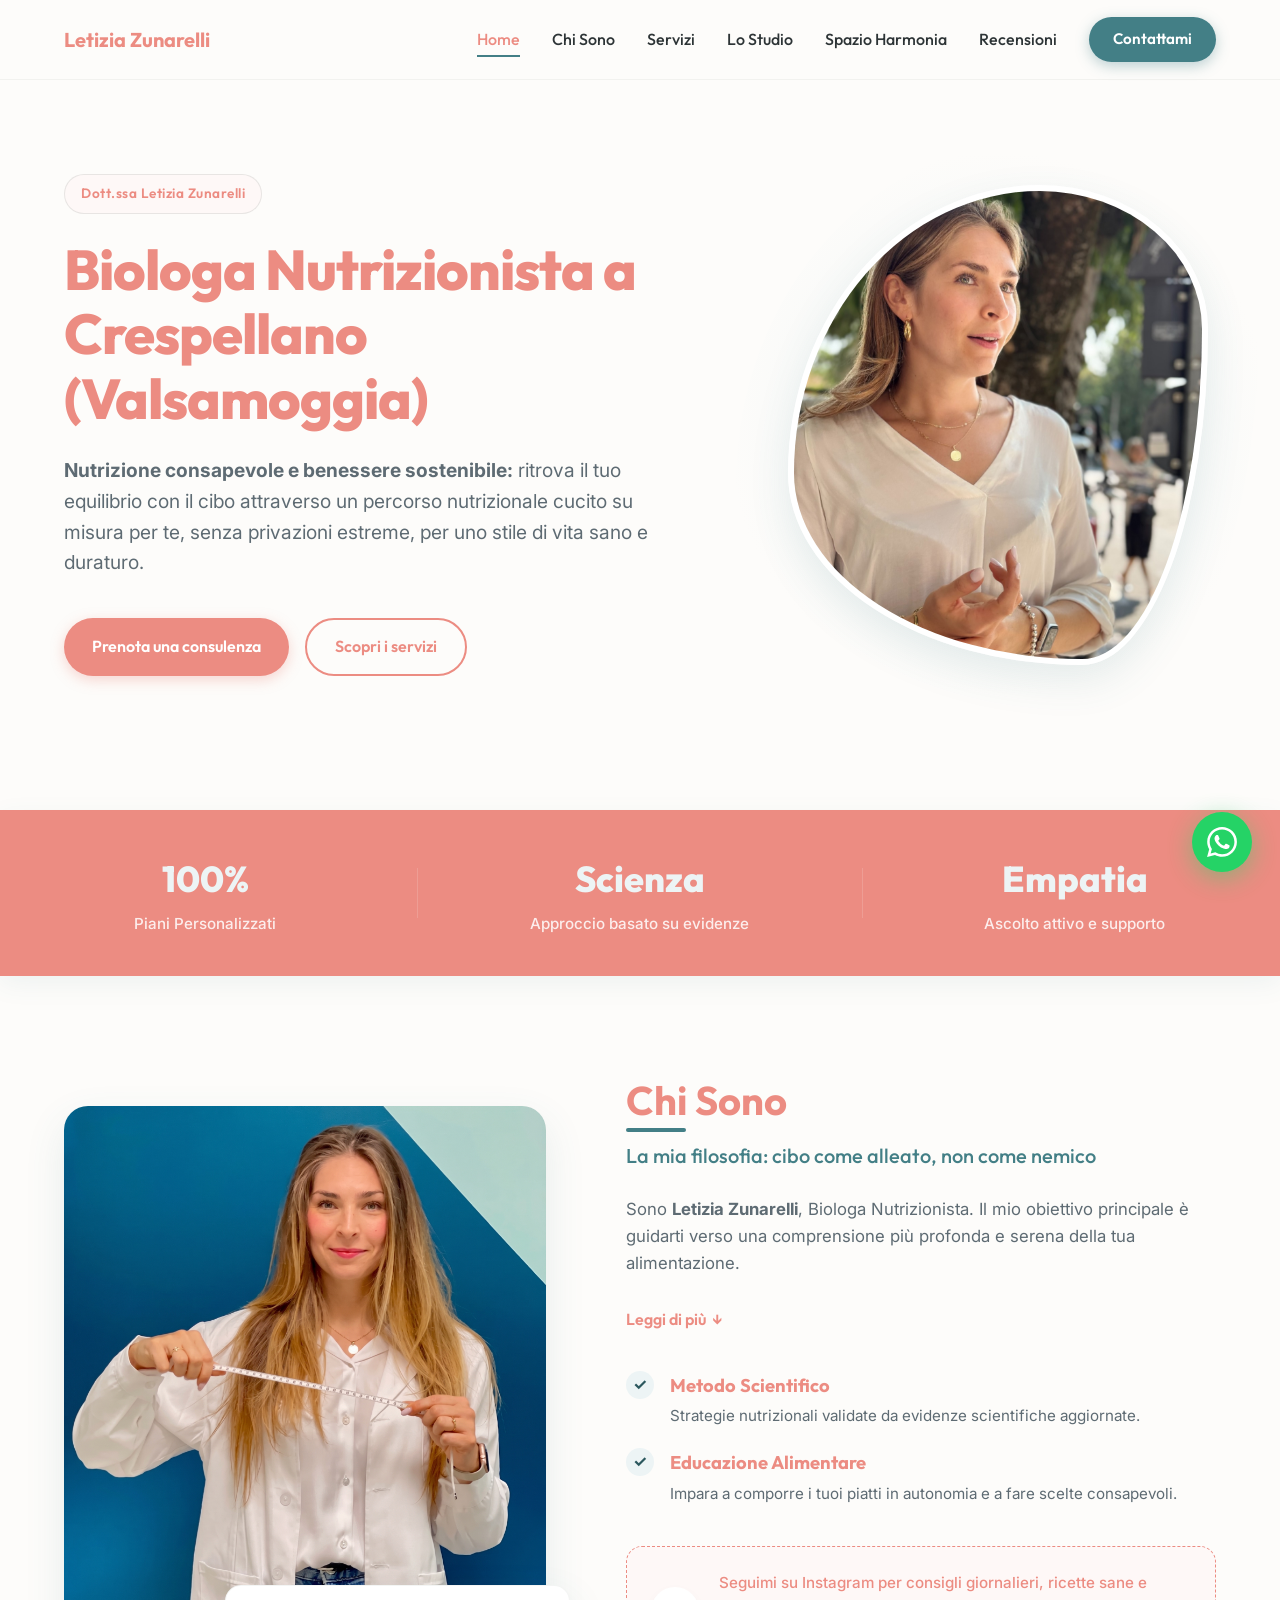
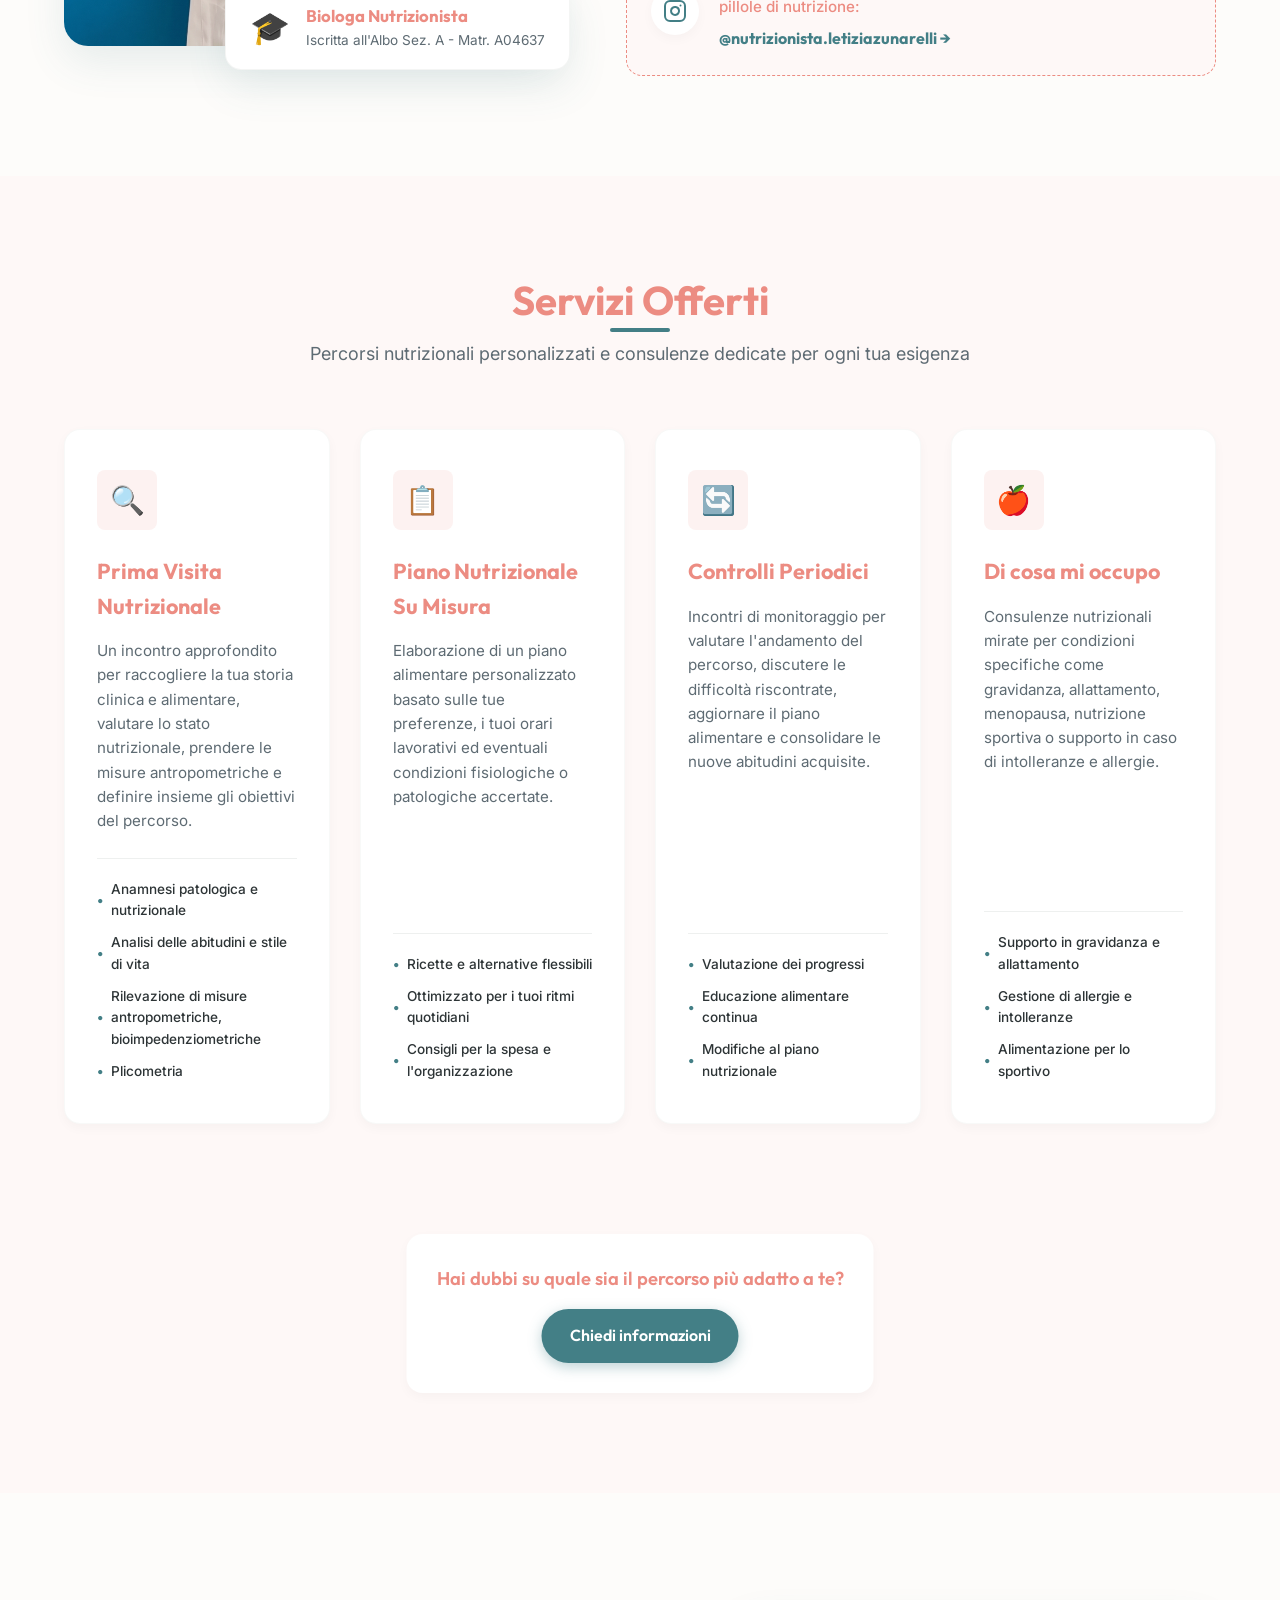
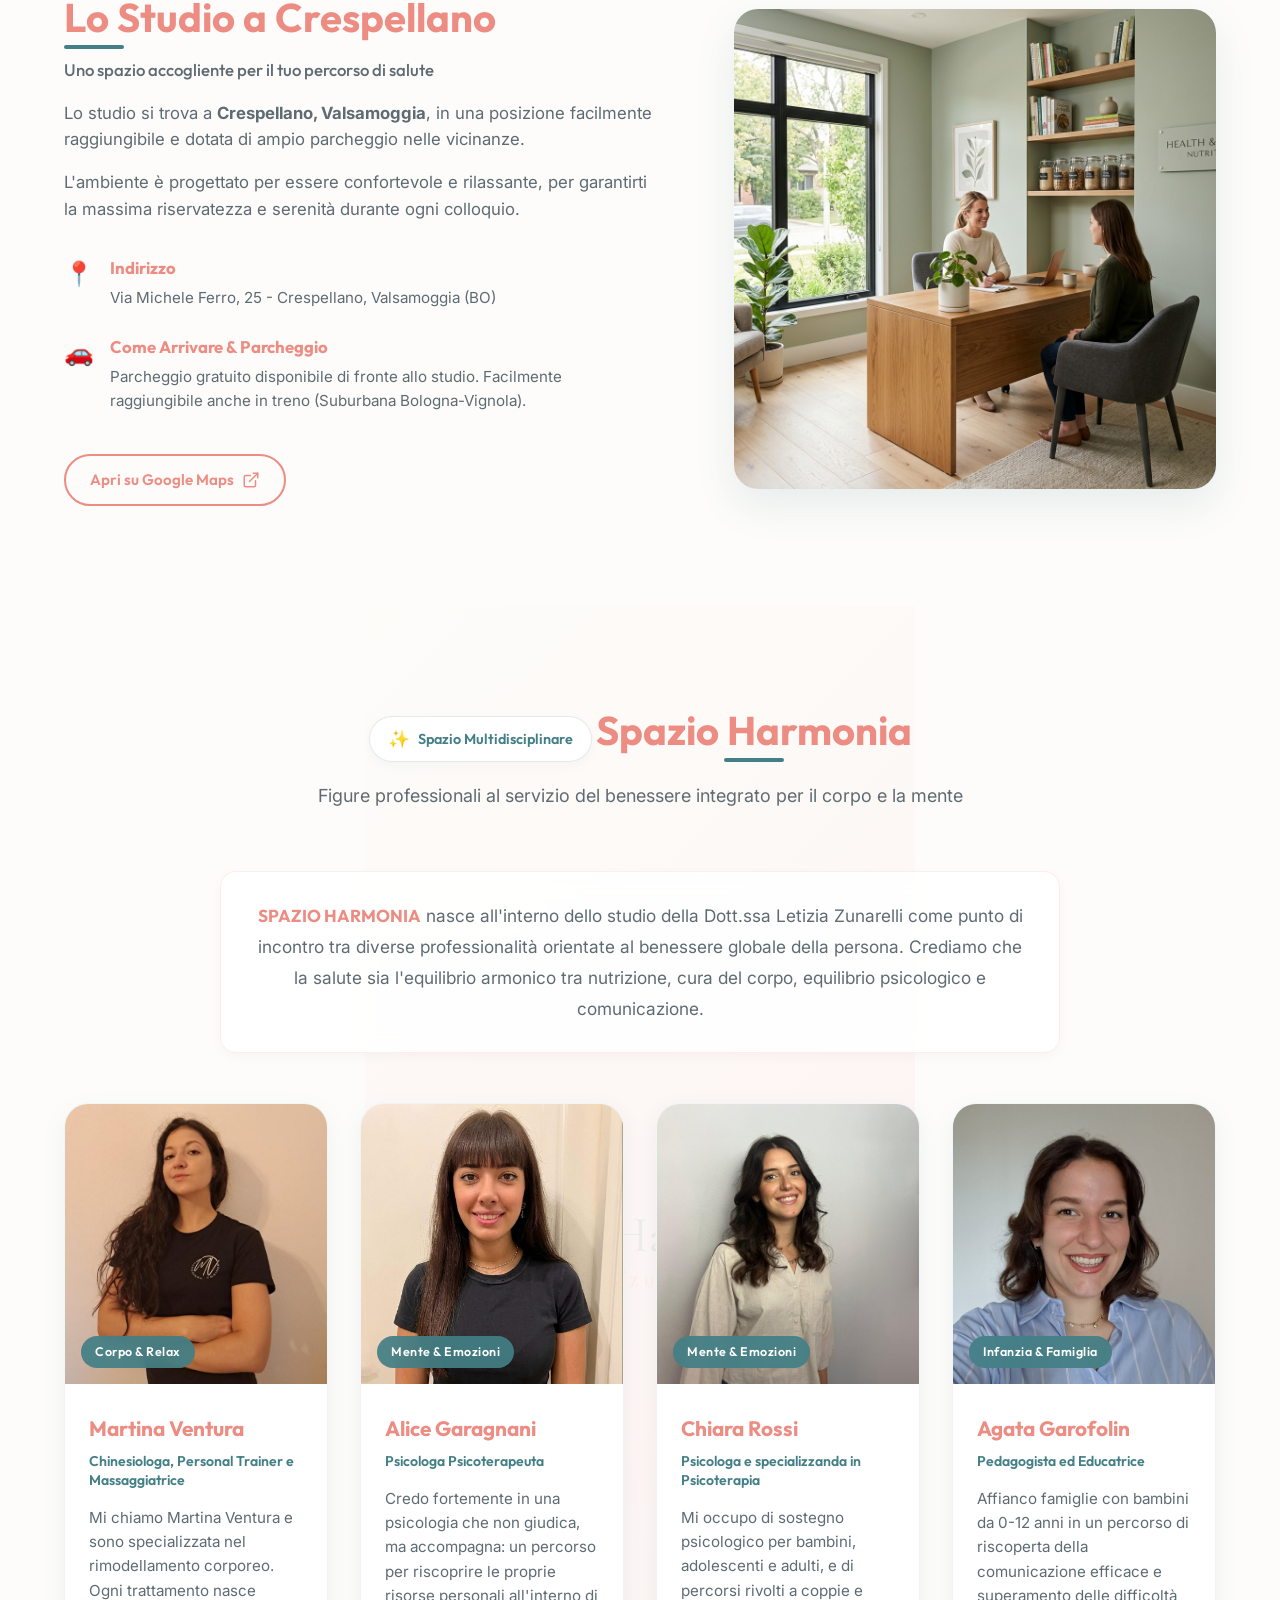
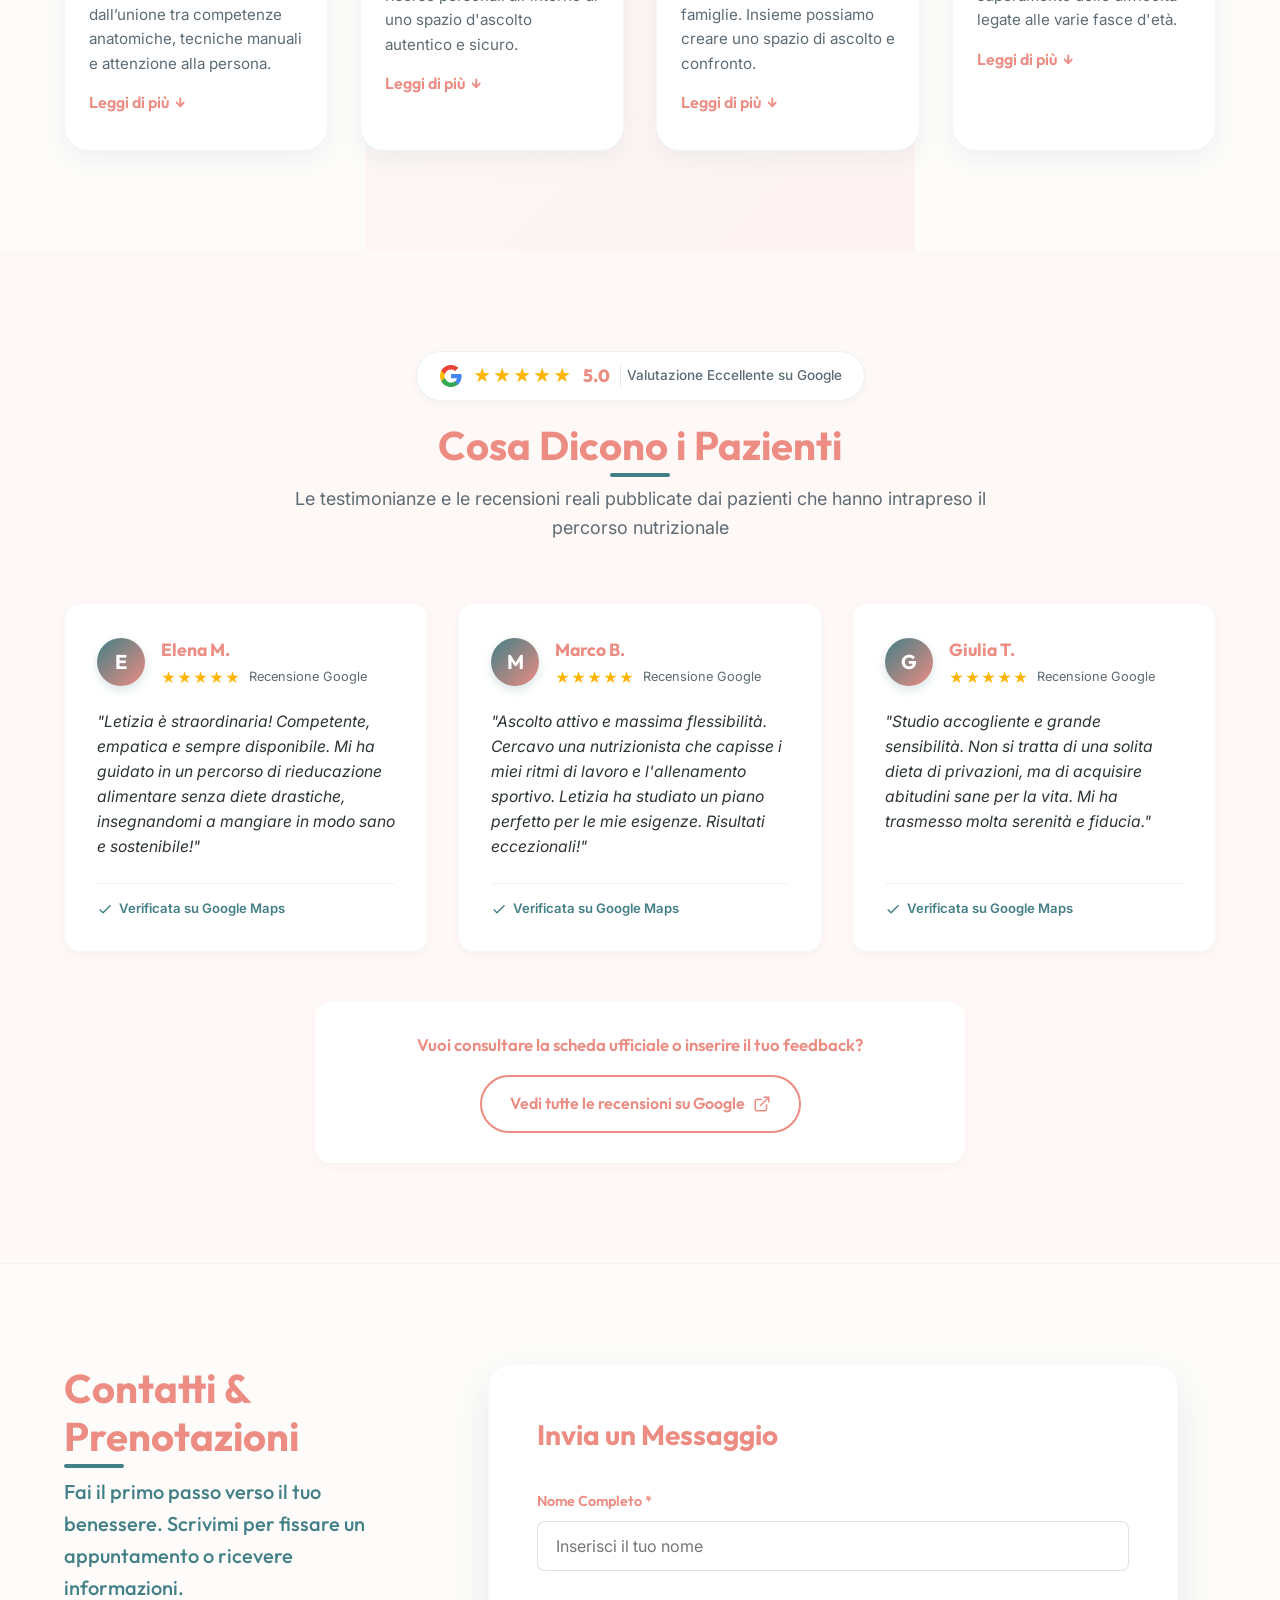
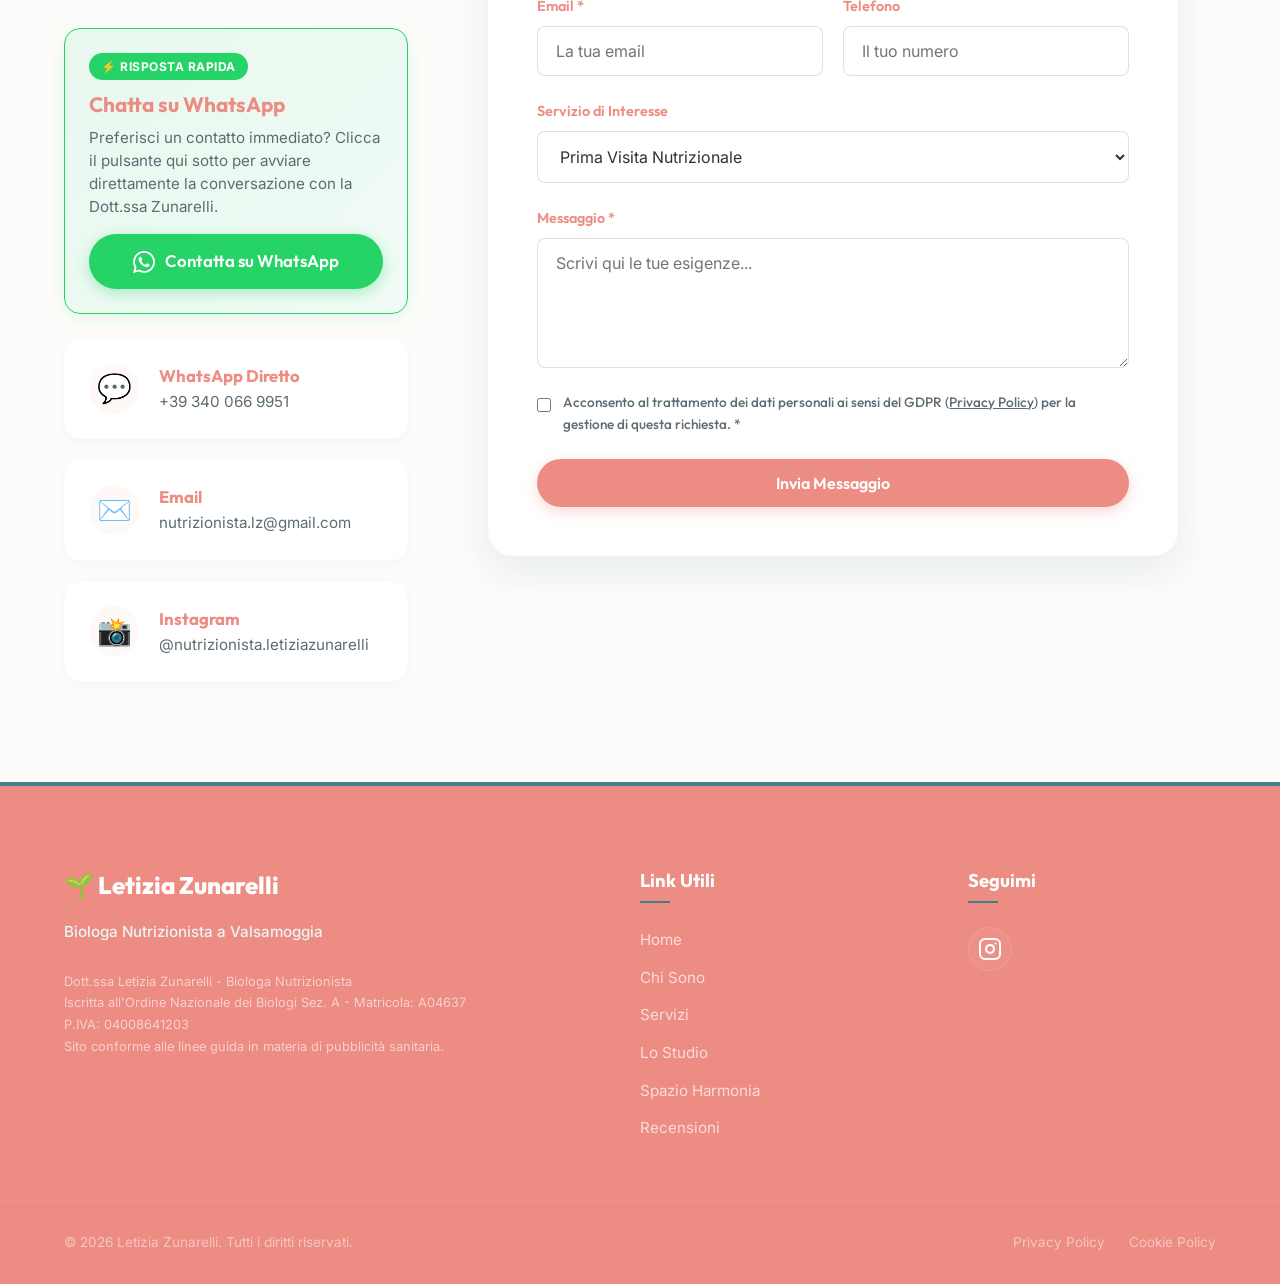
<file: index.html>
<!DOCTYPE html>
<html lang="it">

<head>
  <!-- Google tag (gtag.js) -->
  <script async src="https://www.googletagmanager.com/gtag/js?id=G-X2X7S9G6CB"></script>
  <script>
    window.dataLayer = window.dataLayer || [];
    function gtag(){dataLayer.push(arguments);}
    gtag('js', new Date());

    gtag('config', 'G-X2X7S9G6CB');
  </script>
  
  <meta charset="UTF-8">
  <meta name="viewport" content="width=device-width, initial-scale=1.0">
  <title>Letizia Zunarelli | Biologa Nutrizionista a Crespellano Valsamoggia</title>

  <!-- SEO Meta Tags -->
  <meta name="description"
    content="Letizia Zunarelli, Biologa Nutrizionista a Crespellano (Valsamoggia). Piani nutrizionali personalizzati, educazione alimentare e percorsi di benessere senza diete drastiche. Prenota una consulenza.">
  <meta name="keywords"
    content="nutrizionista crespellano, nutrizionista valsamoggia, biologa nutrizionista valsamoggia, letizia zunarelli, dieta personalizzata, educazione alimentare, nutrizionista bologna, benessere alimentare">
  <meta name="author" content="Letizia Zunarelli">
  <link rel="canonical" href="https://letiziazunarelli.it">

  <!-- Open Graph / Facebook -->
  <meta property="og:type" content="website">
  <meta property="og:url" content="https://letiziazunarelli.it">
  <meta property="og:title" content="Letizia Zunarelli | Biologa Nutrizionista a Crespellano Valsamoggia">
  <meta property="og:description"
    content="Percorsi nutrizionali personalizzati e sostenibili per ritrovare l'equilibrio con il cibo. Studio a Crespellano, Valsamoggia.">
  <meta property="og:image" content="https://letiziazunarelli.it/assets/og-image.png">

  <!-- Twitter -->
  <meta property="twitter:card" content="summary_large_image">
  <meta property="twitter:url" content="https://letiziazunarelli.it">
  <meta property="twitter:title" content="Letizia Zunarelli | Biologa Nutrizionista a Crespellano Valsamoggia">
  <meta property="twitter:description"
    content="Percorsi nutrizionali personalizzati e sostenibili per ritrovare l'equilibrio con il cibo. Studio a Crespellano, Valsamoggia.">
  <meta property="twitter:image" content="https://letiziazunarelli.it/assets/og-image.png">

  <!-- Favicon -->
  <link rel="icon" type="image/svg+xml"
    href="data:image/svg+xml,<svg xmlns=%22http://www.w3.org/2000/svg%22 viewBox=%220 0 100 100%22><text y=%22.9em%22 font-size=%2290%22>🌱</text></svg>">

  <!-- Google Fonts -->
  <link rel="preconnect" href="https://fonts.googleapis.com">
  <link rel="preconnect" href="https://fonts.gstatic.com" crossorigin>
  <link
    href="https://fonts.googleapis.com/css2?family=Inter:wght@300;400;500;600;700&family=Outfit:wght@300;400;500;600;700;800&display=swap"
    rel="stylesheet">

  <!-- Stylesheet -->
  <link rel="stylesheet" href="style.css">

  <!-- JSON-LD Structured Data for Local SEO (Google Search & Maps) -->
  <script type="application/ld+json">
  {
    "@context": "https://schema.org",
    "@type": "Nutritionist",
    "@id": "https://letiziazunarelli.it/#nutritionist",
    "name": "Letizia Zunarelli Biologa Nutrizionista",
    "image": "https://letiziazunarelli.it/assets/letizia-zunarelli-profilo.jpeg",
    "description": "Biologa Nutrizionista specializzata in percorsi di educazione alimentare e nutrizione personalizzata a Crespellano, Valsamoggia.",
    "telephone": "+39 340 066 9951",
    "url": "https://letiziazunarelli.it",
    "vatID": "04008641203",
    "address": {
      "@type": "PostalAddress",
      "streetAddress": "Via Michele Ferro, 25",
      "addressLocality": "Crespellano, Valsamoggia",
      "addressRegion": "BO",
      "postalCode": "40053",
      "addressCountry": "IT"
    },
    "geo": {
      "@type": "GeoCoordinates",
      "latitude": 44.51083,
      "longitude": 11.13528
    },
    "openingHoursSpecification": [
      {
        "@type": "OpeningHoursSpecification",
        "dayOfWeek": [
          "Monday",
          "Tuesday",
          "Wednesday",
          "Thursday",
          "Friday"
        ],
        "opens": "09:00",
        "closes": "19:00"
      }
    ],
    "sameAs": [
      "https://www.instagram.com/nutrizionista.letiziazunarelli"
    ],
    "priceRange": "$$"
  }
  </script>
</head>

<body>

  <!-- Navigation Header -->
  <header class="main-header">
    <div class="container header-container">
      <a href="#home" class="logo">
        <span style="font-family: var(--font-title); font-size: 1.25rem; font-weight: 700; color: var(--primary);">Letizia Zunarelli</span>
      </a>

      <!-- Desktop Navigation -->
      <nav class="desktop-nav">
        <ul>
          <li><a href="#home" class="nav-link active">Home</a></li>
          <li><a href="#chi-sono" class="nav-link">Chi Sono</a></li>
          <li><a href="#servizi" class="nav-link">Servizi</a></li>
          <li><a href="#studio" class="nav-link">Lo Studio</a></li>
          <li><a href="#spazio-harmonia" class="nav-link">Spazio Harmonia</a></li>
          <li><a href="#recensioni" class="nav-link">Recensioni</a></li>
          <li><a href="#contatti" class="btn btn-secondary nav-btn">Contattami</a></li>
        </ul>
      </nav>

      <!-- Mobile Hamburger Button -->
      <button class="mobile-nav-toggle" aria-label="Apri menu">
        <span class="hamburger-line"></span>
        <span class="hamburger-line"></span>
        <span class="hamburger-line"></span>
      </button>
    </div>
  </header>

  <!-- Mobile Navigation Overlay -->
  <div class="mobile-nav-overlay">
    <nav class="mobile-nav">
      <ul>
        <li><a href="#home" class="mobile-link">Home</a></li>
        <li><a href="#chi-sono" class="mobile-link">Chi Sono</a></li>
        <li><a href="#servizi" class="mobile-link">Servizi</a></li>
        <li><a href="#studio" class="mobile-link">Lo Studio</a></li>
        <li><a href="#spazio-harmonia" class="mobile-link">Spazio Harmonia</a></li>
        <li><a href="#recensioni" class="mobile-link">Recensioni</a></li>
        <li><a href="#contatti" class="btn btn-secondary mobile-link">Contattami</a></li>
      </ul>
    </nav>
  </div>

  <main>
    <!-- Hero Section -->
    <section id="home" class="hero-section">
      <div class="container hero-container">
        <div class="hero-content">
          <div class="badge">Dott.ssa Letizia Zunarelli</div>
          <h1>Biologa Nutrizionista a Crespellano (Valsamoggia)</h1>
          <p class="hero-lead"><strong>Nutrizione consapevole e benessere sostenibile:</strong> ritrova il tuo equilibrio con il cibo attraverso un percorso nutrizionale cucito su misura per te, senza privazioni estreme, per uno stile di vita sano e duraturo.</p>
          <div class="hero-actions">
            <a href="#contatti" class="btn btn-primary">Prenota una consulenza</a>
            <a href="#servizi" class="btn btn-outline">Scopri i servizi</a>
          </div>
        </div>
        <div class="hero-image-wrapper">
          <div class="hero-blob"></div>
          <img src="assets/letizia-zunarelli-hero.jpeg" alt="Letizia Zunarelli Biologa Nutrizionista" class="hero-img">
        </div>
      </div>
    </section>

    <!-- Stat/Highlight Banner -->
    <section class="highlight-banner">
      <div class="container banner-container">
        <div class="banner-item">
          <span class="banner-number">100%</span>
          <span class="banner-label">Piani Personalizzati</span>
        </div>
        <div class="banner-divider"></div>
        <div class="banner-item">
          <span class="banner-number">Scienza</span>
          <span class="banner-label">Approccio basato su evidenze</span>
        </div>
        <div class="banner-divider"></div>
        <div class="banner-item">
          <span class="banner-number">Empatia</span>
          <span class="banner-label">Ascolto attivo e supporto</span>
        </div>
      </div>
    </section>

    <!-- Chi Sono Section -->
    <section id="chi-sono" class="about-section section-padding">
      <div class="container about-container">
        <div class="about-image-wrapper">
          <img src="assets/letizia-zunarelli-profilo.jpeg" alt="Letizia Zunarelli nel suo studio" class="about-img">
          <div class="about-badge">
            <span class="about-badge-icon">🎓</span>
            <div class="about-badge-text">
              <strong>Biologa Nutrizionista</strong>
              <span>Iscritta all'Albo Sez. A - Matr. A04637</span>
            </div>
          </div>
        </div>
        <div class="about-content">
          <h2 class="section-title">Chi Sono</h2>
          <p class="subtitle">La mia filosofia: cibo come alleato, non come nemico</p>

          <div class="about-text">
            <p>Sono <strong>Letizia Zunarelli</strong>, Biologa Nutrizionista. Il mio obiettivo principale è guidarti
              verso una comprensione più profonda e serena della tua alimentazione.</p>
            <div class="read-more-content" id="about-more">
              <p>Credo fermamente che una dieta di successo non si basi sulla privazione o sul conteggio ossessivo delle
                calorie, ma sulla costruzione di <strong>abitudini sane, flessibili e sostenibili nel lungo
                  termine</strong>. Ogni corpo è unico, ed è per questo che ogni piano nutrizionale che sviluppo è
                interamente personalizzato in base alle tue esigenze fisiche, al tuo stile di vita e ai tuoi obiettivi.
              </p>
              <p>Nel mio studio a Crespellano offro uno spazio di ascolto privo di giudizio, dove lavoreremo insieme per
                migliorare il tuo rapporto con il cibo e promuovere la tua salute generale.</p>
            </div>
            <button class="btn-read-more" id="btn-about-more" aria-controls="about-more">Leggi di più <span class="arrow-down">↓</span></button>
          </div>

          <div class="about-features">
            <div class="feature-item">
              <div class="feature-icon">✓</div>
              <div class="feature-details">
                <h3>Metodo Scientifico</h3>
                <p>Strategie nutrizionali validate da evidenze scientifiche aggiornate.</p>
              </div>
            </div>
            <div class="feature-item">
              <div class="feature-icon">✓</div>
              <div class="feature-details">
                <h3>Educazione Alimentare</h3>
                <p>Impara a comporre i tuoi piatti in autonomia e a fare scelte consapevoli.</p>
              </div>
            </div>
          </div>

          <div class="instagram-callout">
            <div class="ig-icon">
              <svg viewBox="0 0 24 24" width="24" height="24" stroke="currentColor" stroke-width="2" fill="none"
                stroke-linecap="round" stroke-linejoin="round" class="css-i6dzq1">
                <rect x="2" y="2" width="20" height="20" rx="5" ry="5"></rect>
                <path d="M16 11.37A4 4 0 1 1 12.63 8 4 4 0 0 1 16 11.37z"></path>
                <line x1="17.5" y1="6.5" x2="17.51" y2="6.5"></line>
              </svg>
            </div>
            <div class="ig-text">
              <p>Seguimi su Instagram per consigli giornalieri, ricette sane e pillole di nutrizione:</p>
              <a href="https://www.instagram.com/nutrizionista.letiziazunarelli" target="_blank"
                rel="noopener noreferrer" class="ig-link">@nutrizionista.letiziazunarelli →</a>
            </div>
          </div>
        </div>
      </div>
    </section>

    <!-- Servizi Section -->
    <section id="servizi" class="services-section section-padding">
      <div class="container">
        <div class="section-header text-center">
          <h2 class="section-title">Servizi Offerti</h2>
          <p class="section-subtitle">Percorsi nutrizionali personalizzati e consulenze dedicate per ogni tua esigenza
          </p>
        </div>

        <div class="services-grid">
          <!-- Card 1 -->
          <div class="service-card">
            <div class="service-icon-bg">
              <span class="service-emoji">🔍</span>
            </div>
            <h3>Prima Visita Nutrizionale</h3>
            <p class="service-desc">Un incontro approfondito per raccogliere la tua storia clinica e alimentare,
              valutare lo stato nutrizionale, prendere le misure antropometriche e definire insieme gli obiettivi del
              percorso.</p>
            <ul class="service-bullets">
              <li>Anamnesi patologica e nutrizionale</li>
              <li>Analisi delle abitudini e stile di vita</li>
              <li>Rilevazione di misure antropometriche, bioimpedenziometriche</li>
              <li>Plicometria</li>
            </ul>
          </div>

          <!-- Card 2 -->
          <div class="service-card">
            <div class="service-icon-bg">
              <span class="service-emoji">📋</span>
            </div>
            <h3>Piano Nutrizionale Su Misura</h3>
            <p class="service-desc">Elaborazione di un piano alimentare personalizzato basato sulle tue preferenze, i
              tuoi orari lavorativi ed eventuali condizioni fisiologiche o patologiche accertate.</p>
            <ul class="service-bullets">
              <li>Ricette e alternative flessibili</li>
              <li>Ottimizzato per i tuoi ritmi quotidiani</li>
              <li>Consigli per la spesa e l'organizzazione</li>
            </ul>
          </div>

          <!-- Card 3 -->
          <div class="service-card">
            <div class="service-emoji-container">
              <div class="service-icon-bg">
                <span class="service-emoji">🔄</span>
              </div>
            </div>
            <h3>Controlli Periodici</h3>
            <p class="service-desc">Incontri di monitoraggio per valutare l'andamento del percorso, discutere le
              difficoltà riscontrate, aggiornare il piano alimentare e consolidare le nuove abitudini acquisite.</p>
            <ul class="service-bullets">
              <li>Valutazione dei progressi</li>
              <li>Educazione alimentare continua</li>
              <li>Modifiche al piano nutrizionale</li>
            </ul>
          </div>

          <!-- Card 4 -->
          <div class="service-card">
            <div class="service-icon-bg">
              <span class="service-emoji">🍎</span>
            </div>
            <h3>Di cosa mi occupo</h3>
            <p class="service-desc">Consulenze nutrizionali mirate per condizioni specifiche come gravidanza,
              allattamento, menopausa, nutrizione sportiva o supporto in caso di intolleranze e allergie.</p>
            <ul class="service-bullets">
              <li>Supporto in gravidanza e allattamento</li>
              <li>Gestione di allergie e intolleranze</li>
              <li>Alimentazione per lo sportivo</li>
            </ul>
          </div>
        </div>

        <div class="services-cta">
          <p>Hai dubbi su quale sia il percorso più adatto a te?</p>
          <a href="#contatti" class="btn btn-secondary">Chiedi informazioni</a>
        </div>
      </div>
    </section>

    <!-- Lo Studio Section -->
    <section id="studio" class="studio-section section-padding">
      <div class="container studio-container">
        <div class="studio-content">
          <h2 class="section-title">Lo Studio a Crespellano</h2>
          <p class="subtitle">Uno spazio accogliente per il tuo percorso di salute</p>
          <p>Lo studio si trova a <strong>Crespellano, Valsamoggia</strong>, in una posizione facilmente raggiungibile e
            dotata di ampio parcheggio nelle vicinanze.</p>
          <p>L'ambiente è progettato per essere confortevole e rilassante, per garantirti la massima riservatezza e
            serenità durante ogni colloquio.</p>

          <div class="studio-details">
            <div class="studio-detail-item">
              <span class="detail-icon">📍</span>
              <div class="detail-text">
                <strong>Indirizzo</strong>
                <span>Via Michele Ferro, 25 - Crespellano, Valsamoggia (BO)</span>
              </div>
            </div>
            <div class="studio-detail-item">
              <span class="detail-icon">🚗</span>
              <div class="detail-text">
                <strong>Come Arrivare & Parcheggio</strong>
                <span>Parcheggio gratuito disponibile di fronte allo studio. Facilmente raggiungibile anche in treno
                  (Suburbana Bologna-Vignola).</span>
              </div>
            </div>
          </div>

          <a href="https://maps.google.com/?q=Via+Michele+Ferro+25+Crespellano+Valsamoggia" target="_blank"
            rel="noopener noreferrer" class="btn btn-outline studio-map-btn">
            Apri su Google Maps
            <svg viewBox="0 0 24 24" width="18" height="18" stroke="currentColor" stroke-width="2" fill="none"
              stroke-linecap="round" stroke-linejoin="round" style="margin-left: 8px;">
              <path d="M18 13v6a2 2 0 0 1-2 2H5a2 2 0 0 1-2-2V8a2 2 0 0 1 2-2h6"></path>
              <polyline points="15 3 21 3 21 9"></polyline>
              <line x1="10" y1="14" x2="21" y2="3"></line>
            </svg>
          </a>
        </div>
        <div class="studio-image-wrapper">
          <img src="assets/studio-nutrizione.png" alt="Studio di Nutrizione Letizia Zunarelli a Crespellano"
            class="studio-img">
        </div>
      </div>
    </section>

    <!-- Spazio Harmonia Section -->
    <section id="spazio-harmonia" class="harmonia-section section-padding">
      <div class="container">
        <div class="section-header text-center">
          <div class="harmonia-badge">
            <span class="harmonia-badge-icon">✨</span>
            <span>Spazio Multidisciplinare</span>
          </div>
          <h2 class="section-title">Spazio Harmonia</h2>
          <p class="section-subtitle">Figure professionali al servizio del benessere integrato per il corpo e la mente</p>
        </div>

        <div class="harmonia-intro text-center">
          <p>
            <strong>SPAZIO HARMONIA</strong> nasce all'interno dello studio della Dott.ssa Letizia Zunarelli come punto di incontro tra diverse professionalità orientate al benessere globale della persona. 
            Crediamo che la salute sia l'equilibrio armonico tra nutrizione, cura del corpo, equilibrio psicologico e comunicazione.
          </p>
        </div>

        <div class="harmonia-grid">
          <!-- Massaggiatrice -->
          <div class="harmonia-card">
            <div class="harmonia-img-wrapper">
              <img src="assets/massaggiatrice.jpeg" alt="Martina Ventura - Massaggiatrice e Chinesiologa" class="harmonia-img">
              <span class="harmonia-tag">Corpo & Relax</span>
            </div>
            <div class="harmonia-card-content">
              <h3 class="harmonia-name">Martina Ventura</h3>
              <span class="harmonia-role">Chinesiologa, Personal Trainer e Massaggiatrice</span>
              <div class="harmonia-bio">
                <p>Mi chiamo Martina Ventura e sono specializzata nel rimodellamento corporeo. Ogni trattamento nasce dall’unione tra competenze anatomiche, tecniche manuali e attenzione alla persona.</p>
                <div class="read-more-content" id="martina-more">
                  <br>
                  <p>Il mio obiettivo è accompagnarti verso un corpo più armonico, leggero e tonico, creando un percorso personalizzato che aiuti a migliorare salute, estetica, funzionalità e benessere.</p>
                  <br>
                  <p><strong>Come prenotare:</strong></p>
                  <p>📞 <a href="tel:+393382164862" style="text-decoration: underline; color: var(--primary);">338 216 4862</a></p>
                  <p>✉️ <a href="mailto:martinaventurapt@gmail.com" style="text-decoration: underline; color: var(--primary);">martinaventurapt@gmail.com</a></p>
                </div>
                <button class="btn-read-more" aria-controls="martina-more">Leggi di più <span class="arrow-down">↓</span></button>
              </div>
            </div>
          </div>

          <!-- Psicologa -->
          <div class="harmonia-card">
            <div class="harmonia-img-wrapper">
              <img src="assets/psicoterapeuta.jpeg" alt="Alice Garagnani - Psicologa Psicoterapeuta" class="harmonia-img">
              <span class="harmonia-tag">Mente & Emozioni</span>
            </div>
            <div class="harmonia-card-content">
              <h3 class="harmonia-name">Alice Garagnani</h3>
              <span class="harmonia-role">Psicologa Psicoterapeuta</span>
              <div class="harmonia-bio">
                <p>Credo fortemente in una psicologia che non giudica, ma accompagna: un percorso per riscoprire le proprie risorse personali all'interno di uno spazio d'ascolto autentico e sicuro.</p>
                <div class="read-more-content" id="alice-more">
                  <br>
                  <p>Per me ogni persona è unica. Non utilizzo formule predefinite, ma costruisco percorsi su misura, accomunati da un elemento fondamentale: una solida alleanza basata su rispetto, empatia e fiducia reciproca. Il mio obiettivo non è semplicemente "curare" il sintomo, ma guidarti a riscoprire quel coraggio necessario per affrontare con consapevolezza le sfide di ogni giorno.</p>
                  <br>
                  <p><strong>I miei servizi:</strong></p>
                  <ul style="padding-left: 16px; list-style-type: disc; margin-bottom: 12px; margin-top: 8px;">
                    <li>Supporto psicologico per età evolutiva</li>
                    <li>Supporto psicologico individuale per adulti</li>
                    <li>Supporto psicologico di coppia/familiare</li>
                    <li>Sostegno alla genitorialità</li>
                    <li>Diagnosi di Disturbi Specifici dell’Apprendimento</li>
                    <li>Percorsi di trattamento per Disturbi Specifici dell’Apprendimento</li>
                  </ul>
                  <br>
                  <p><strong>Come prenotare:</strong></p>
                  <p>📞 <a href="tel:+393792237118" style="text-decoration: underline; color: var(--primary);">379 223 7118</a></p>
                  <p>✉️ <a href="mailto:alicegaragnani.psicologa@gmail.com" style="text-decoration: underline; color: var(--primary);">alicegaragnani.psicologa@gmail.com</a></p>
                </div>
                <button class="btn-read-more" aria-controls="alice-more">Leggi di più <span class="arrow-down">↓</span></button>
              </div>
            </div>
          </div>

          <!-- Psicologa 2 -->
          <div class="harmonia-card">
            <div class="harmonia-img-wrapper">
              <img src="assets/psicologa.jpeg" alt="Chiara Rossi - Psicologa" class="harmonia-img">
              <span class="harmonia-tag">Mente & Emozioni</span>
            </div>
            <div class="harmonia-card-content">
              <h3 class="harmonia-name">Chiara Rossi</h3>
              <span class="harmonia-role">Psicologa e specializzanda in Psicoterapia</span>
              <div class="harmonia-bio">
                <p>Mi occupo di sostegno psicologico per bambini, adolescenti e adulti, e di percorsi rivolti a coppie e famiglie. Insieme possiamo creare uno spazio di ascolto e confronto.</p>
                <div class="read-more-content" id="chiara-more">
                  <br>
                  <p>In questo spazio potremo fermarci, comprendere ciò che si sta vivendo e trovare nuove risorse per affrontarlo. Mi dedico inoltre all’ambito della psicologia giuridica e alla valutazione dei Disturbi Specifici dell’Apprendimento (DSA).</p>
                  <br>
                  <p><strong>I miei servizi:</strong></p>
                  <ul style="padding-left: 16px; list-style-type: disc; margin-bottom: 12px; margin-top: 8px;">
                    <li>Sostegno psicologico per bambini, adolescenti e adulti</li>
                    <li>Percorsi per coppie, famiglie e contesti ad alta conflittualità</li>
                    <li>Consulenza tecnica in ambito giuridico (CTP)</li>
                    <li>Valutazioni Disturbi Specifici dell’Apprendimento (DSA)</li>
                  </ul>
                  <br>
                  <p><strong>Come prenotare:</strong></p>
                  <p>📞 <a href="tel:+393274319145" style="text-decoration: underline; color: var(--primary);">327 431 9145</a></p>
                  <p>✉️ <a href="mailto:chiararossi.psicologa@gmail.com" style="text-decoration: underline; color: var(--primary);">chiararossi.psicologa@gmail.com</a></p>
                </div>
                <button class="btn-read-more" aria-controls="chiara-more">Leggi di più <span class="arrow-down">↓</span></button>
              </div>
            </div>
          </div>

          <!-- Pedagogista -->
          <div class="harmonia-card">
            <div class="harmonia-img-wrapper">
              <img src="assets/PEDAGOGISTA.jpeg" alt="Agata Garofolin - Pedagogista e Educatrice" class="harmonia-img">
              <span class="harmonia-tag">Infanzia & Famiglia</span>
            </div>
            <div class="harmonia-card-content">
              <h3 class="harmonia-name">Agata Garofolin</h3>
              <span class="harmonia-role">Pedagogista ed Educatrice</span>
              <div class="harmonia-bio">
                <p>Affianco famiglie con bambini da 0-12 anni in un percorso di riscoperta della comunicazione efficace e superamento delle difficoltà legate alle varie fasce d'età.</p>
                <div class="read-more-content" id="agata-more">
                  <br>
                  <p>Porto il cambiamento attraverso tre percorsi: dedicato solo al bambino, orientato ai genitori o un percorso che incontra tutta la famiglia in base alle necessità. Con me non si trovano percorsi preconfezionati ma ascolto attivo verso le vostre criticità.</p>
                  <br>
                  <p><strong>Quando avete bisogno di me?</strong></p>
                  <ul style="padding-left: 16px; list-style-type: disc; margin-bottom: 12px; margin-top: 8px;">
                    <li>Difficoltà nel gestire il comportamento o regole</li>
                    <li>Difficoltà nella gestione del pasto (comportamentale)</li>
                    <li>Difficoltà con compiti o uscite (es. parco, scuola)</li>
                    <li>Conflitti familiari o tra fratelli</li>
                    <li>Momenti delicati (separazioni, cambi scuola)</li>
                  </ul>
                  <p><strong>Cosa NON faccio:</strong> Diagnosi, terapia, valutazioni cliniche. I pedagogisti sono figure complementari a pediatri e psicologi.</p>
                  <br>
                  <p>📞 <strong>Contatti:</strong> <a href="tel:+393396377012" style="text-decoration: underline; color: var(--primary);">339 637 7012</a></p>
                </div>
                <button class="btn-read-more" aria-controls="agata-more">Leggi di più <span class="arrow-down">↓</span></button>
              </div>
            </div>
          </div>
        </div>
      </div>
    </section>

    <!-- Recensioni & Feedback Section -->
    <section id="recensioni" class="reviews-section section-padding">
      <div class="container">
        <div class="section-header text-center">
          <div class="google-rating-badge">
            <svg class="google-icon" viewBox="0 0 24 24" width="24" height="24">
              <path fill="#4285F4"
                d="M22.56 12.25c0-.78-.07-1.53-.2-2.25H12v4.26h5.92c-.26 1.37-1.04 2.53-2.21 3.31v2.77h3.57c2.08-1.92 3.28-4.74 3.28-8.09z" />
              <path fill="#34A853"
                d="M12 23c2.97 0 5.46-.98 7.28-2.66l-3.57-2.77c-.98.66-2.23 1.06-3.71 1.06-2.86 0-5.29-1.93-6.16-4.53H2.18v2.84C3.99 20.53 7.7 23 12 23z" />
              <path fill="#FBBC05"
                d="M5.84 14.09c-.22-.66-.35-1.36-.35-2.09s.13-1.43.35-2.09V7.06H2.18C1.43 8.55 1 10.22 1 12s.43 3.45 1.18 4.94l2.85-2.22.81-.63z" />
              <path fill="#EA4335"
                d="M12 5.38c1.62 0 3.06.56 4.21 1.64l3.15-3.15C17.45 2.09 14.97 1 12 1 7.7 1 3.99 3.47 2.18 7.06l3.66 2.84c.87-2.6 3.3-4.52 6.16-4.52z" />
            </svg>
            <span class="rating-stars">★★★★★</span>
            <span class="rating-score">5.0</span>
            <span class="rating-count">Valutazione Eccellente su Google</span>
          </div>
          <h2 class="section-title">Cosa Dicono i Pazienti</h2>
          <p class="section-subtitle">Le testimonianze e le recensioni reali pubblicate dai pazienti che hanno
            intrapreso il percorso nutrizionale</p>
        </div>

        <div class="reviews-grid">
          <!-- Review 1 -->
          <div class="review-card">
            <div class="review-header">
              <div class="reviewer-avatar">E</div>
              <div class="reviewer-info">
                <h4>Elena M.</h4>
                <div class="review-meta">
                  <span class="stars">★★★★★</span>
                  <span class="review-source">Recensione Google</span>
                </div>
              </div>
            </div>
            <p class="review-text">
              "Letizia è straordinaria! Competente, empatica e sempre disponibile. Mi ha guidato in un percorso di
              rieducazione alimentare senza diete drastiche, insegnandomi a mangiare in modo sano e sostenibile!"
            </p>
            <div class="verified-tag">
              <svg viewBox="0 0 24 24" width="16" height="16" fill="var(--secondary)">
                <path d="M9 16.17L4.83 12l-1.42 1.41L9 19 21 7l-1.41-1.41z" />
              </svg>
              <span>Verificata su Google Maps</span>
            </div>
          </div>

          <!-- Review 2 -->
          <div class="review-card">
            <div class="review-header">
              <div class="reviewer-avatar">M</div>
              <div class="reviewer-info">
                <h4>Marco B.</h4>
                <div class="review-meta">
                  <span class="stars">★★★★★</span>
                  <span class="review-source">Recensione Google</span>
                </div>
              </div>
            </div>
            <p class="review-text">
              "Ascolto attivo e massima flessibilità. Cercavo una nutrizionista che capisse i miei ritmi di lavoro e
              l'allenamento sportivo. Letizia ha studiato un piano perfetto per le mie esigenze. Risultati eccezionali!"
            </p>
            <div class="verified-tag">
              <svg viewBox="0 0 24 24" width="16" height="16" fill="var(--secondary)">
                <path d="M9 16.17L4.83 12l-1.42 1.41L9 19 21 7l-1.41-1.41z" />
              </svg>
              <span>Verificata su Google Maps</span>
            </div>
          </div>

          <!-- Review 3 -->
          <div class="review-card">
            <div class="review-header">
              <div class="reviewer-avatar">G</div>
              <div class="reviewer-info">
                <h4>Giulia T.</h4>
                <div class="review-meta">
                  <span class="stars">★★★★★</span>
                  <span class="review-source">Recensione Google</span>
                </div>
              </div>
            </div>
            <p class="review-text">
              "Studio accogliente e grande sensibilità. Non si tratta di una solita dieta di privazioni, ma di acquisire
              abitudini sane per la vita. Mi ha trasmesso molta serenità e fiducia."
            </p>
            <div class="verified-tag">
              <svg viewBox="0 0 24 24" width="16" height="16" fill="var(--secondary)">
                <path d="M9 16.17L4.83 12l-1.42 1.41L9 19 21 7l-1.41-1.41z" />
              </svg>
              <span>Verificata su Google Maps</span>
            </div>
          </div>
        </div>

        <div class="reviews-cta-box text-center">
          <p>Vuoi consultare la scheda ufficiale o inserire il tuo feedback?</p>
          <div class="reviews-actions">
            <a href="https://www.google.com/search?q=Nutrizionista+Letizia+Zunarelli+Crespellano" target="_blank"
              rel="noopener noreferrer" class="btn btn-outline">
              Vedi tutte le recensioni su Google
              <svg viewBox="0 0 24 24" width="18" height="18" stroke="currentColor" stroke-width="2" fill="none"
                stroke-linecap="round" stroke-linejoin="round" style="margin-left: 8px;">
                <path d="M18 13v6a2 2 0 0 1-2 2H5a2 2 0 0 1-2-2V8a2 2 0 0 1 2-2h6"></path>
                <polyline points="15 3 21 3 21 9"></polyline>
                <line x1="10" y1="14" x2="21" y2="3"></line>
              </svg>
            </a>
          </div>
        </div>
      </div>
    </section>

    <!-- Contatti Section -->
    <section id="contatti" class="contact-section section-padding">
      <div class="container contact-container">
        <div class="contact-info">
          <h2 class="section-title">Contatti & Prenotazioni</h2>
          <p class="subtitle">Fai il primo passo verso il tuo benessere. Scrivimi per fissare un appuntamento o ricevere
            informazioni.</p>

          <div class="whatsapp-cta-box">
            <div class="whatsapp-cta-header">
              <span class="whatsapp-badge">⚡ Risposta Rapida</span>
              <h3>Chatta su WhatsApp</h3>
              <p>Preferisci un contatto immediato? Clicca il pulsante qui sotto per avviare direttamente la
                conversazione con la Dott.ssa Zunarelli.</p>
            </div>
            <a href="https://wa.me/393400669951?text=Salve%20Dott.ssa%20Zunarelli,%20vorrei%20avere%20maggiori%20informazioni%20sulle%20consulenze%20nutrizionali."
              target="_blank" rel="noopener noreferrer" class="btn btn-whatsapp">
              <svg viewBox="0 0 24 24" width="22" height="22" fill="currentColor">
                <path
                  d="M.057 24l1.687-6.163c-1.041-1.804-1.588-3.849-1.587-5.946.003-6.556 5.338-11.891 11.893-11.891 3.181.001 6.167 1.24 8.413 3.488 2.245 2.248 3.481 5.236 3.48 8.414-.003 6.557-5.338 11.892-11.893 11.892-1.99-.001-3.951-.5-5.688-1.448l-6.305 1.654zm6.597-3.807c1.676.995 3.276 1.591 5.392 1.592 5.448 0 9.886-4.434 9.889-9.885.002-5.462-4.415-9.89-9.881-9.892-5.452 0-9.887 4.434-9.889 9.884-.001 2.225.651 3.891 1.746 5.634l-.999 3.648 3.742-.981zm11.387-5.464c-.074-.124-.272-.198-.57-.347-.297-.149-1.758-.868-2.031-.967-.272-.099-.47-.149-.669.149-.198.297-.768.967-.941 1.165-.173.198-.347.223-.644.074-.297-.149-1.255-.462-2.39-1.475-.883-.788-1.48-1.761-1.653-2.059-.173-.297-.018-.458.13-.606.134-.133.297-.347.446-.521.151-.172.2-.296.3-.495.099-.198.05-.372-.025-.521-.075-.148-.669-1.611-.916-2.206-.242-.579-.487-.501-.669-.51l-.57-.01c-.198 0-.52.074-.792.372s-1.04 1.016-1.04 2.479 1.065 2.876 1.213 3.074c.149.198 2.095 3.2 5.076 4.487.709.306 1.263.489 1.694.626.712.226 1.36.194 1.872.118.571-.085 1.758-.719 2.006-1.413.248-.695.248-1.29.173-1.414z" />
              </svg>
              <span>Contatta su WhatsApp</span>
            </a>
          </div>

          <div class="contact-cards">
            <!-- Telefono e WhatsApp -->
            <a href="https://wa.me/393400669951?text=Salve%20Dott.ssa%20Zunarelli,%20vorrei%20avere%20maggiori%20informazioni%20sulle%20consulenze%20nutrizionali."
              target="_blank" rel="noopener noreferrer" class="contact-card">
              <span class="contact-card-icon">💬</span>
              <div class="contact-card-content">
                <strong>WhatsApp Diretto</strong>
                <span>+39 340 066 9951</span>
              </div>
            </a>

            <!-- Email -->
            <a href="mailto:nutrizionista.lz@gmail.com" class="contact-card">
              <span class="contact-card-icon">✉️</span>
              <div class="contact-card-content">
                <strong>Email</strong>
                <span>nutrizionista.lz@gmail.com</span>
              </div>
            </a>

            <!-- Instagram -->
            <a href="https://www.instagram.com/nutrizionista.letiziazunarelli" target="_blank" rel="noopener noreferrer"
              class="contact-card">
              <span class="contact-card-icon">📸</span>
              <div class="contact-card-content">
                <strong>Instagram</strong>
                <span>@nutrizionista.letiziazunarelli</span>
              </div>
            </a>
          </div>
        </div>

        <div class="contact-form-wrapper">
          <h3>Invia un Messaggio</h3>
          <form id="contact-form" class="contact-form" action="https://formsubmit.co/nutrizionista.lz@gmail.com"
            method="POST" novalidate>
            <!-- Hidden configuration for FormSubmit -->
            <input type="hidden" name="_subject" value="Nuovo messaggio dal sito Letizia Zunarelli Nutrizionista">
            <input type="hidden" name="_template" value="table">
            <input type="hidden" name="_captcha" value="false">
            <div class="form-group">
              <label for="name">Nome Completo *</label>
              <input type="text" id="name" name="name" required placeholder="Inserisci il tuo nome">
              <span class="error-msg" id="name-error">Inserisci il tuo nome.</span>
            </div>

            <div class="form-row">
              <div class="form-group">
                <label for="email">Email *</label>
                <input type="email" id="email" name="email" required placeholder="La tua email">
                <span class="error-msg" id="email-error">Inserisci un'email valida.</span>
              </div>

              <div class="form-group">
                <label for="phone">Telefono</label>
                <input type="tel" id="phone" name="phone" placeholder="Il tuo numero">
                <span class="error-msg" id="phone-error">Numero non valido.</span>
              </div>
            </div>

            <div class="form-group">
              <label for="service">Servizio di Interesse</label>
              <select id="service" name="service">
                <option value="prima-visita">Prima Visita Nutrizionale</option>
                <option value="controllo">Consulenza di Controllo</option>
                <option value="informazioni">Richiesta Informazioni Generali</option>
              </select>
            </div>

            <div class="form-group">
              <label for="message">Messaggio *</label>
              <textarea id="message" name="message" rows="5" required
                placeholder="Scrivi qui le tue esigenze..."></textarea>
              <span class="error-msg" id="message-error">Il messaggio non può essere vuoto.</span>
            </div>

            <div class="form-group checkbox-group">
              <input type="checkbox" id="privacy" name="privacy" required>
              <label for="privacy">Acconsento al trattamento dei dati personali ai sensi del GDPR (<a
                  href="privacy-policy.html" target="_blank" style="text-decoration: underline; color: inherit;">Privacy
                  Policy</a>) per la gestione di questa richiesta. *</label>
              <span class="error-msg" id="privacy-error">È necessario accettare per continuare.</span>
            </div>

            <button type="submit" class="btn btn-primary btn-block">Invia Messaggio</button>
            <div id="form-success" class="form-success-msg">Grazie! Il tuo messaggio è stato inviato con successo. Ti
              ricontatterò al più presto.</div>
          </form>
        </div>
      </div>
    </section>
  </main>

  <!-- Footer -->
  <footer class="main-footer">
    <div class="container footer-container">
      <div class="footer-brand">
        <span class="footer-logo">🌱 Letizia Zunarelli</span>
        <p class="footer-tagline">Biologa Nutrizionista a Valsamoggia</p>
        <p class="legal-info">
          Dott.ssa Letizia Zunarelli - Biologa Nutrizionista<br>
          Iscritta all'Ordine Nazionale dei Biologi Sez. A - Matricola: A04637<br>
          P.IVA: 04008641203<br>
          Sito conforme alle linee guida in materia di pubblicità sanitaria.
        </p>
      </div>

      <div class="footer-links">
        <h4>Link Utili</h4>
        <ul>
          <li><a href="#home">Home</a></li>
          <li><a href="#chi-sono">Chi Sono</a></li>
          <li><a href="#servizi">Servizi</a></li>
          <li><a href="#studio">Lo Studio</a></li>
          <li><a href="#spazio-harmonia">Spazio Harmonia</a></li>
          <li><a href="#recensioni">Recensioni</a></li>
        </ul>
      </div>

      <div class="footer-social">
        <h4>Seguimi</h4>
        <div class="social-icons">
          <a href="https://www.instagram.com/nutrizionista.letiziazunarelli" target="_blank" rel="noopener noreferrer"
            aria-label="Instagram">
            <svg viewBox="0 0 24 24" width="24" height="24" stroke="currentColor" stroke-width="2" fill="none"
              stroke-linecap="round" stroke-linejoin="round">
              <rect x="2" y="2" width="20" height="20" rx="5" ry="5"></rect>
              <path d="M16 11.37A4 4 0 1 1 12.63 8 4 4 0 0 1 16 11.37z"></path>
              <line x1="17.5" y1="6.5" x2="17.51" y2="6.5"></line>
            </svg>
          </a>
        </div>
      </div>
    </div>

    <div class="footer-bottom">
      <div class="container bottom-container">
        <p>&copy; 2026 Letizia Zunarelli. Tutti i diritti riservati.</p>
        <div class="footer-legal-links">
          <a href="privacy-policy.html">Privacy Policy</a>
          <a href="cookie-policy.html">Cookie Policy</a>
        </div>
      </div>
    </div>
  </footer>

  <!-- Floating WhatsApp Action Button -->
  <a href="https://wa.me/393400669951?text=Salve%20Dott.ssa%20Zunarelli,%20vorrei%20avere%20maggiori%20informazioni%20sulle%20consulenze%20nutrizionali."
    target="_blank" rel="noopener noreferrer" class="whatsapp-float-btn" aria-label="Scrivimi su WhatsApp">
    <svg viewBox="0 0 24 24" width="30" height="30" fill="currentColor">
      <path
        d="M.057 24l1.687-6.163c-1.041-1.804-1.588-3.849-1.587-5.946.003-6.556 5.338-11.891 11.893-11.891 3.181.001 6.167 1.24 8.413 3.488 2.245 2.248 3.481 5.236 3.48 8.414-.003 6.557-5.338 11.892-11.893 11.892-1.99-.001-3.951-.5-5.688-1.448l-6.305 1.654zm6.597-3.807c1.676.995 3.276 1.591 5.392 1.592 5.448 0 9.886-4.434 9.889-9.885.002-5.462-4.415-9.89-9.881-9.892-5.452 0-9.887 4.434-9.889 9.884-.001 2.225.651 3.891 1.746 5.634l-.999 3.648 3.742-.981zm11.387-5.464c-.074-.124-.272-.198-.57-.347-.297-.149-1.758-.868-2.031-.967-.272-.099-.47-.149-.669.149-.198.297-.768.967-.941 1.165-.173.198-.347.223-.644.074-.297-.149-1.255-.462-2.39-1.475-.883-.788-1.48-1.761-1.653-2.059-.173-.297-.018-.458.13-.606.134-.133.297-.347.446-.521.151-.172.2-.296.3-.495.099-.198.05-.372-.025-.521-.075-.148-.669-1.611-.916-2.206-.242-.579-.487-.501-.669-.51l-.57-.01c-.198 0-.52.074-.792.372s-1.04 1.016-1.04 2.479 1.065 2.876 1.213 3.074c.149.198 2.095 3.2 5.076 4.487.709.306 1.263.489 1.694.626.712.226 1.36.194 1.872.118.571-.085 1.758-.719 2.006-1.413.248-.695.248-1.29.173-1.414z" />
    </svg>
    <span class="whatsapp-float-tooltip">Chatta su WhatsApp</span>
  </a>

  <script src="main.js"></script>
</body>

</html>
</file>
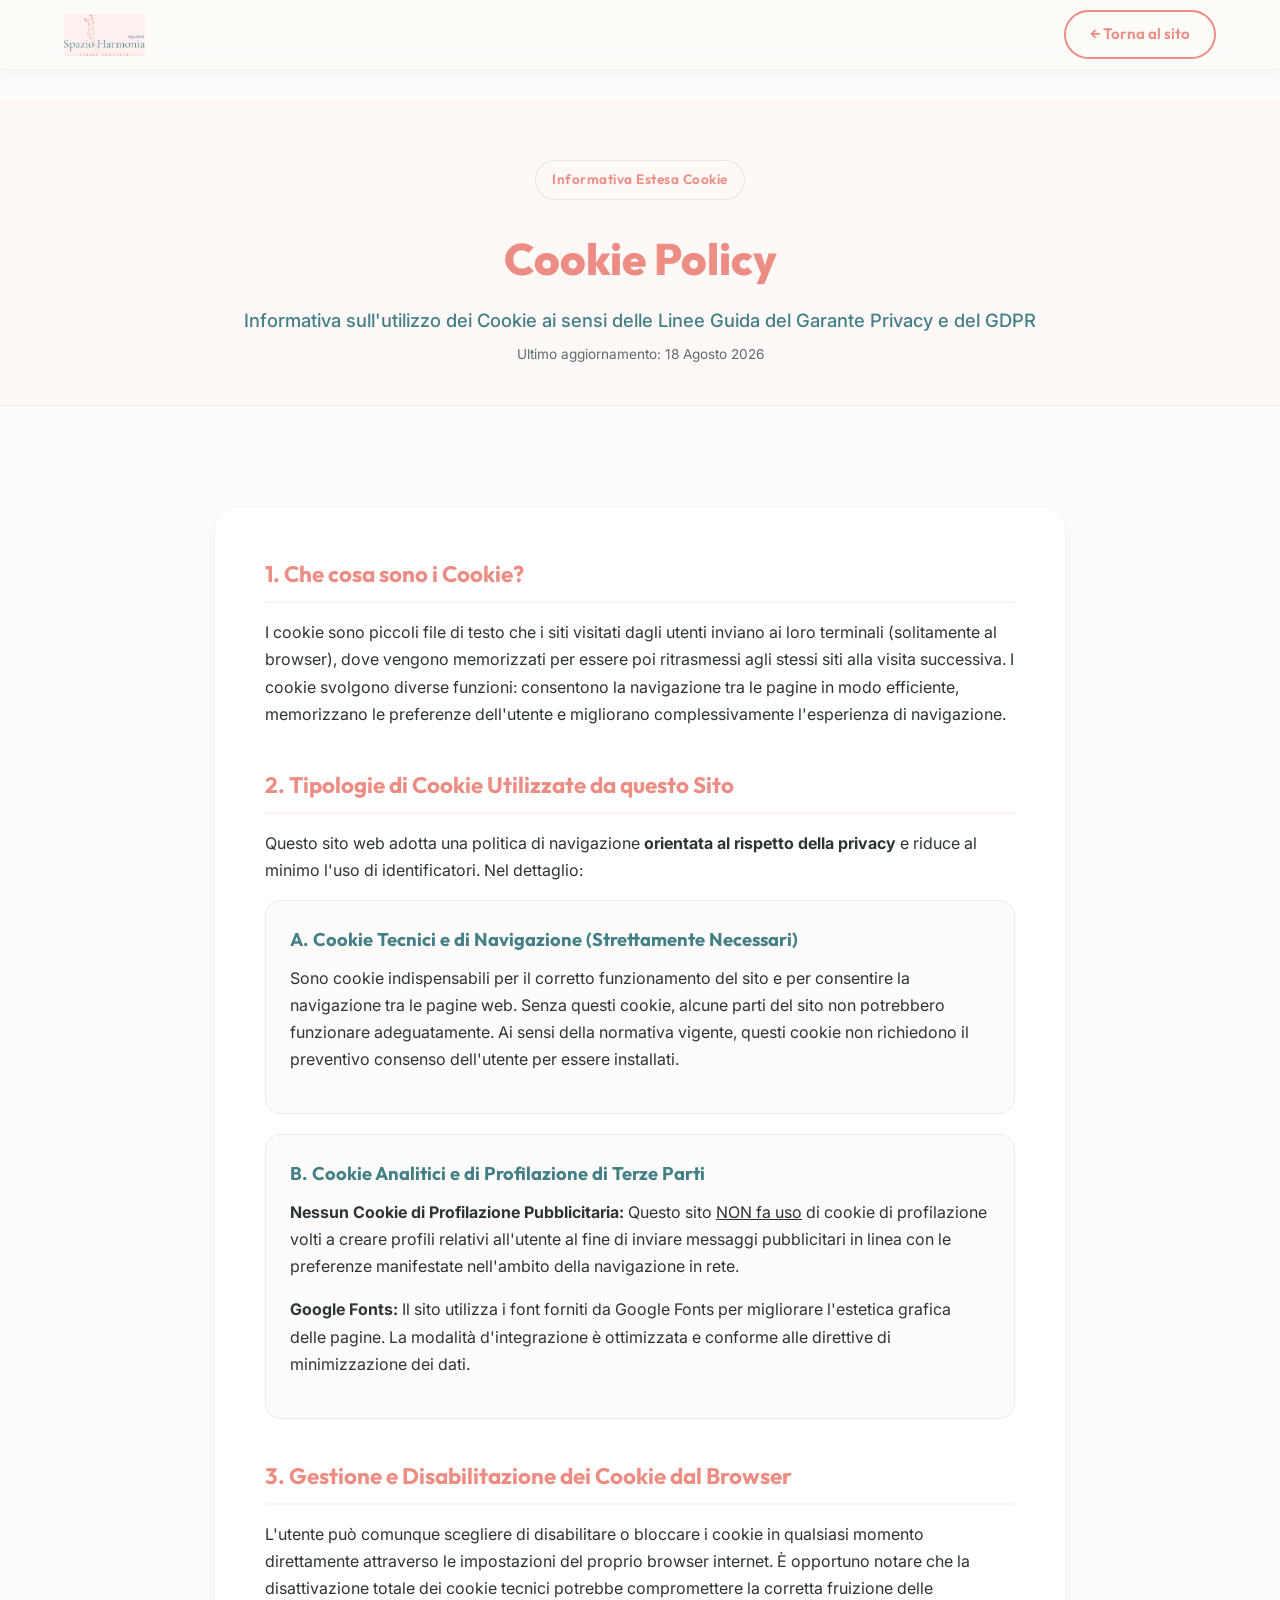
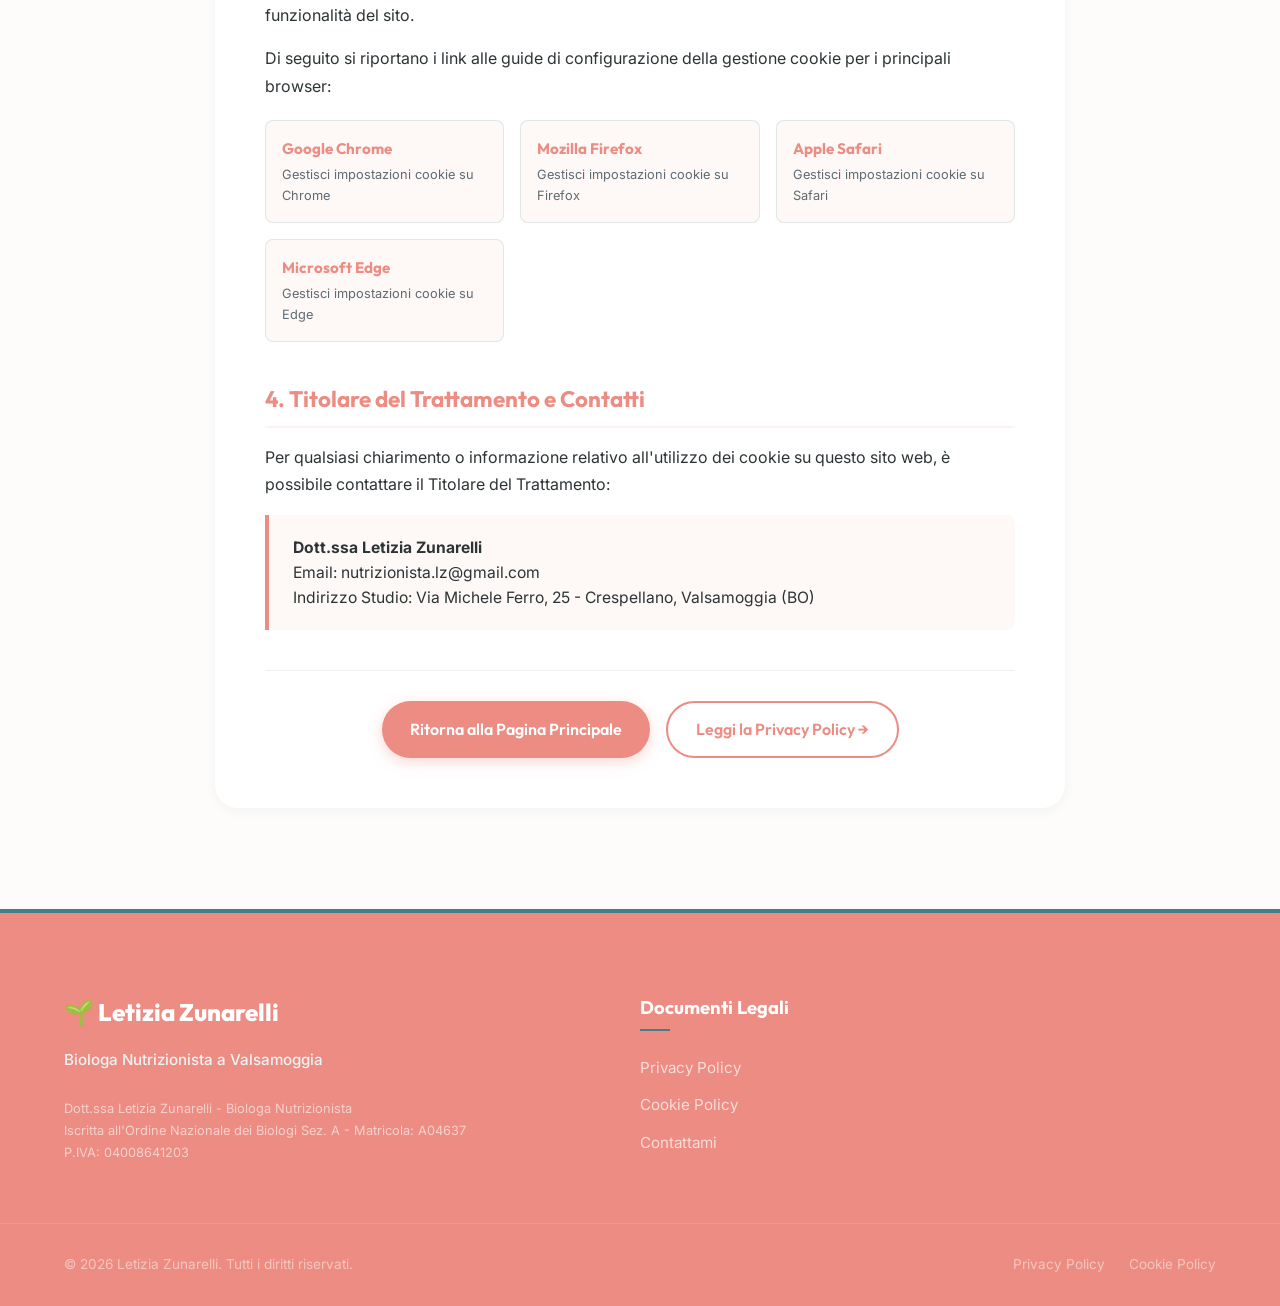
<file: cookie-policy.html>
<!DOCTYPE html>
<html lang="it">

<head>
  <meta charset="UTF-8">
  <meta name="viewport" content="width=device-width, initial-scale=1.0">
  <title>Cookie Policy | Dott.ssa Letizia Zunarelli Biologa Nutrizionista</title>

  <!-- SEO Meta Tags -->
  <meta name="description"
    content="Informativa estesa sui Cookie (Cookie Policy) ai sensi del Regolamento UE 2016/679 (GDPR) e del Provvedimento Garante Privacy - Dott.ssa Letizia Zunarelli.">
  <meta name="robots" content="noindex, follow">
  <link rel="canonical" href="https://letiziazunarelli.it/cookie-policy.html">

  <!-- Favicon -->
  <link rel="icon" type="image/svg+xml"
    href="data:image/svg+xml,<svg xmlns=%22http://www.w3.org/2000/svg%22 viewBox=%220 0 100 100%22><text y=%22.9em%22 font-size=%2290%22>🌱</text></svg>">

  <!-- Google Fonts -->
  <link rel="preconnect" href="https://fonts.googleapis.com">
  <link rel="preconnect" href="https://fonts.gstatic.com" crossorigin>
  <link
    href="https://fonts.googleapis.com/css2?family=Inter:wght@300;400;500;600;700&family=Outfit:wght@300;400;500;600;700;800&display=swap"
    rel="stylesheet">

  <!-- Stylesheet -->
  <link rel="stylesheet" href="style.css">
</head>

<body class="legal-page">

  <!-- Navigation Header -->
  <header class="main-header scrolled">
    <div class="container header-container">
      <a href="index.html" class="logo">
        <img src="assets/logo-official.png" alt="Letizia Zunarelli Biologa Nutrizionista" class="logo-img">
      </a>
      <nav class="desktop-nav">
        <ul>
          <li><a href="index.html" class="btn btn-outline nav-btn">← Torna al sito</a></li>
        </ul>
      </nav>
    </div>
  </header>

  <main class="legal-main">
    <!-- Legal Hero Header -->
    <section class="legal-hero">
      <div class="container text-center">
        <div class="badge">Informativa Estesa Cookie</div>
        <h1 class="legal-title">Cookie Policy</h1>
        <p class="legal-subtitle">Informativa sull'utilizzo dei Cookie ai sensi delle Linee Guida del Garante Privacy e del GDPR</p>
        <p class="legal-update-date">Ultimo aggiornamento: 18 Agosto 2026</p>
      </div>
    </section>

    <!-- Legal Body Content -->
    <section class="section-padding">
      <div class="container legal-container">
        <div class="legal-card">
          
          <div class="legal-section">
            <h2>1. Che cosa sono i Cookie?</h2>
            <p>I cookie sono piccoli file di testo che i siti visitati dagli utenti inviano ai loro terminali (solitamente al browser), dove vengono memorizzati per essere poi ritrasmessi agli stessi siti alla visita successiva. I cookie svolgono diverse funzioni: consentono la navigazione tra le pagine in modo efficiente, memorizzano le preferenze dell'utente e migliorano complessivamente l'esperienza di navigazione.</p>
          </div>

          <div class="legal-section">
            <h2>2. Tipologie di Cookie Utilizzate da questo Sito</h2>
            <p>Questo sito web adotta una politica di navigazione <strong>orientata al rispetto della privacy</strong> e riduce al minimo l'uso di identificatori. Nel dettaglio:</p>
            
            <div class="cookie-type-box">
              <h3>A. Cookie Tecnici e di Navigazione (Strettamente Necessari)</h3>
              <p>Sono cookie indispensabili per il corretto funzionamento del sito e per consentire la navigazione tra le pagine web. Senza questi cookie, alcune parti del sito non potrebbero funzionare adeguatamente. Ai sensi della normativa vigente, questi cookie non richiedono il preventivo consenso dell'utente per essere installati.</p>
            </div>

            <div class="cookie-type-box">
              <h3>B. Cookie Analitici e di Profilazione di Terze Parti</h3>
              <p><strong>Nessun Cookie di Profilazione Pubblicitaria:</strong> Questo sito <u>NON fa uso</u> di cookie di profilazione volti a creare profili relativi all'utente al fine di inviare messaggi pubblicitari in linea con le preferenze manifestate nell'ambito della navigazione in rete.</p>
              <p><strong>Google Fonts:</strong> Il sito utilizza i font forniti da Google Fonts per migliorare l'estetica grafica delle pagine. La modalità d'integrazione è ottimizzata e conforme alle direttive di minimizzazione dei dati.</p>
            </div>
          </div>

          <div class="legal-section">
            <h2>3. Gestione e Disabilitazione dei Cookie dal Browser</h2>
            <p>L'utente può comunque scegliere di disabilitare o bloccare i cookie in qualsiasi momento direttamente attraverso le impostazioni del proprio browser internet. È opportuno notare che la disattivazione totale dei cookie tecnici potrebbe compromettere la corretta fruizione delle funzionalità del sito.</p>
            <p>Di seguito si riportano i link alle guide di configurazione della gestione cookie per i principali browser:</p>
            
            <div class="browser-links-grid">
              <a href="https://support.google.com/chrome/answer/95647?hl=it" target="_blank" rel="noopener noreferrer" class="browser-link-card">
                <strong>Google Chrome</strong>
                <span>Gestisci impostazioni cookie su Chrome</span>
              </a>
              <a href="https://support.mozilla.org/it/kb/Gestione%20dei%20cookie" target="_blank" rel="noopener noreferrer" class="browser-link-card">
                <strong>Mozilla Firefox</strong>
                <span>Gestisci impostazioni cookie su Firefox</span>
              </a>
              <a href="https://support.apple.com/it-it/guide/safari/sfri11471/mac" target="_blank" rel="noopener noreferrer" class="browser-link-card">
                <strong>Apple Safari</strong>
                <span>Gestisci impostazioni cookie su Safari</span>
              </a>
              <a href="https://support.microsoft.com/it-it/microsoft-edge/eliminare-i-cookie-in-microsoft-edge-6394440f-50b4-8da6-1410-6027708b770a" target="_blank" rel="noopener noreferrer" class="browser-link-card">
                <strong>Microsoft Edge</strong>
                <span>Gestisci impostazioni cookie su Edge</span>
              </a>
            </div>
          </div>

          <div class="legal-section">
            <h2>4. Titolare del Trattamento e Contatti</h2>
            <p>Per qualsiasi chiarimento o informazione relativo all'utilizzo dei cookie su questo sito web, è possibile contattare il Titolare del Trattamento:</p>
            <div class="legal-contact-box">
              <strong>Dott.ssa Letizia Zunarelli</strong><br>
              Email: <a href="mailto:nutrizionista.lz@gmail.com">nutrizionista.lz@gmail.com</a><br>
              Indirizzo Studio: Via Michele Ferro, 25 - Crespellano, Valsamoggia (BO)
            </div>
          </div>

          <div class="legal-actions text-center">
            <a href="index.html" class="btn btn-primary">Ritorna alla Pagina Principale</a>
            <a href="privacy-policy.html" class="btn btn-outline">Leggi la Privacy Policy →</a>
          </div>

        </div>
      </div>
    </section>
  </main>

  <!-- Footer -->
  <footer class="main-footer">
    <div class="container footer-container">
      <div class="footer-brand">
        <span class="footer-logo">🌱 Letizia Zunarelli</span>
        <p class="footer-tagline">Biologa Nutrizionista a Valsamoggia</p>
        <p class="legal-info">
          Dott.ssa Letizia Zunarelli - Biologa Nutrizionista<br>
          Iscritta all'Ordine Nazionale dei Biologi Sez. A - Matricola: A04637<br>
          P.IVA: 04008641203
        </p>
      </div>

      <div class="footer-links">
        <h4>Documenti Legali</h4>
        <ul>
          <li><a href="privacy-policy.html">Privacy Policy</a></li>
          <li><a href="cookie-policy.html" class="active">Cookie Policy</a></li>
          <li><a href="index.html#contatti">Contattami</a></li>
        </ul>
      </div>
    </div>

    <div class="footer-bottom">
      <div class="container bottom-container">
        <p>&copy; 2026 Letizia Zunarelli. Tutti i diritti riservati.</p>
        <div class="footer-legal-links">
          <a href="privacy-policy.html">Privacy Policy</a>
          <a href="cookie-policy.html">Cookie Policy</a>
        </div>
      </div>
    </div>
  </footer>

</body>

</html>
</file>
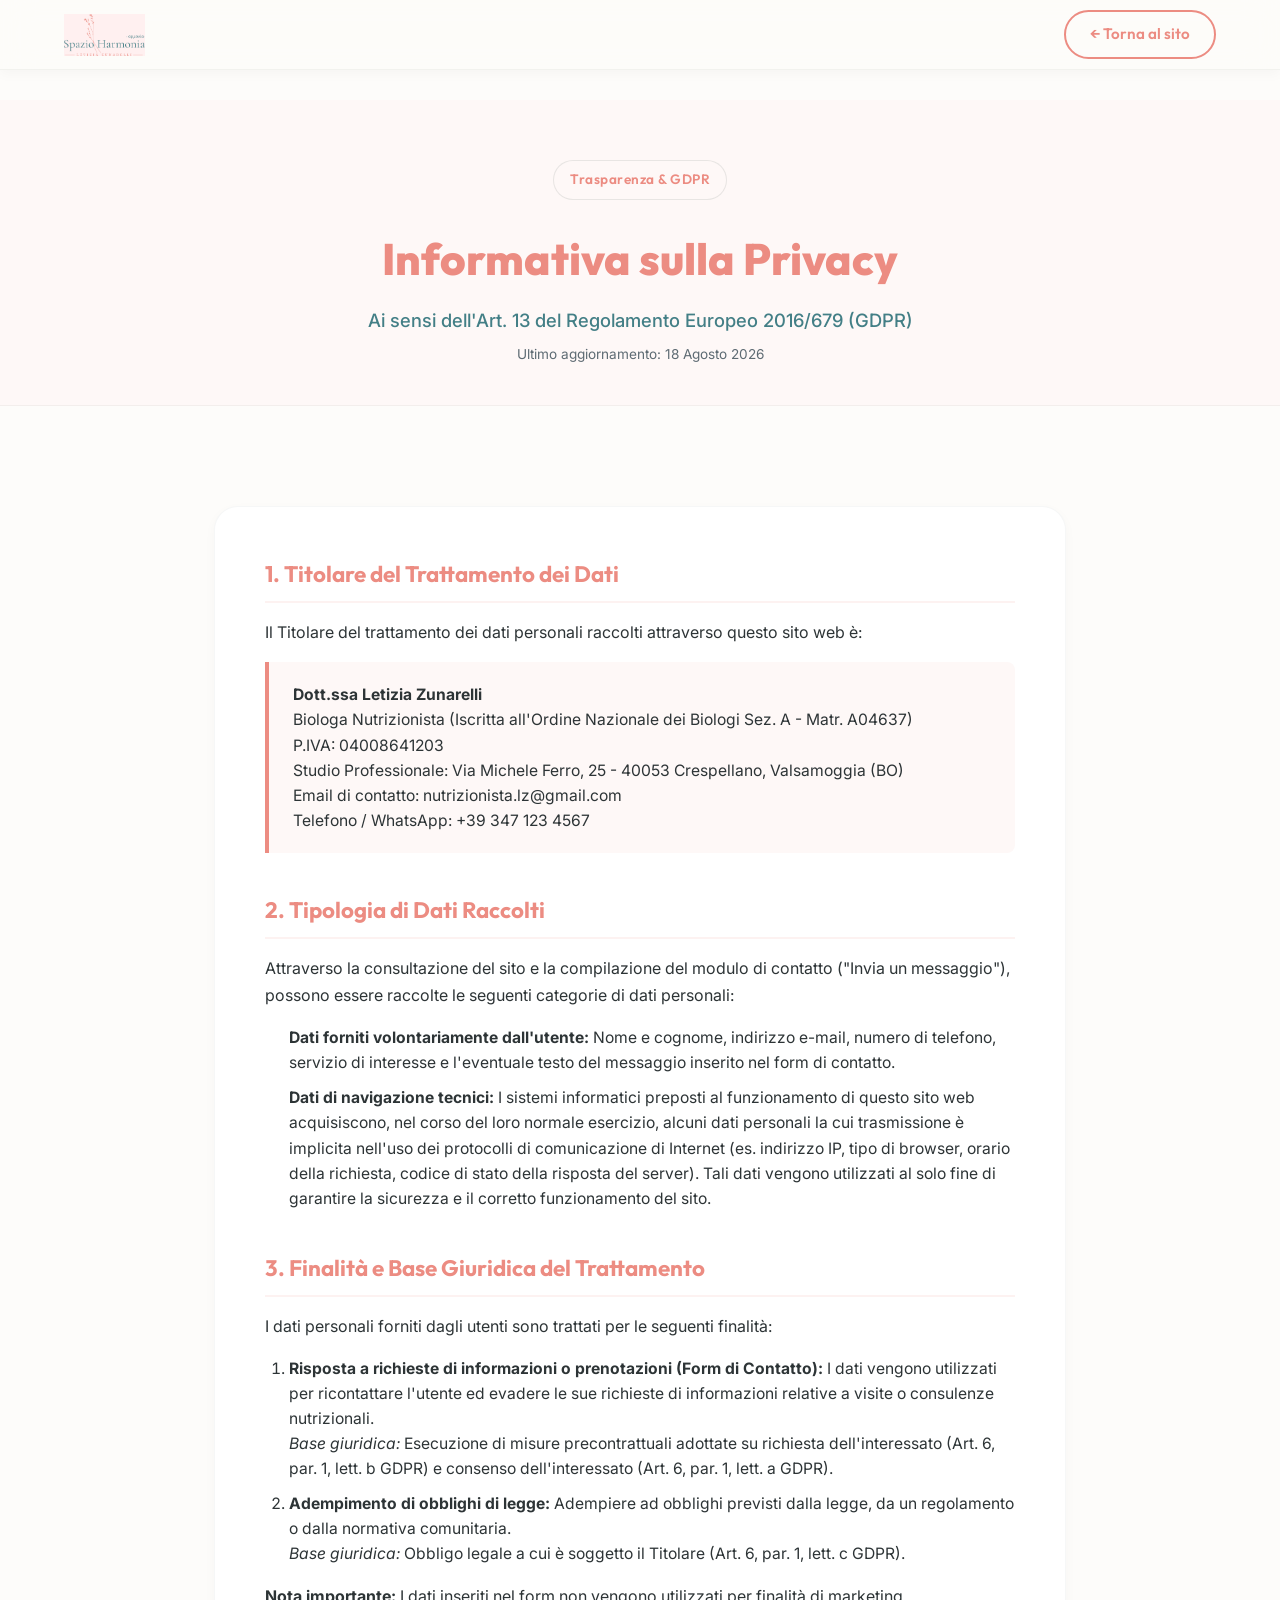
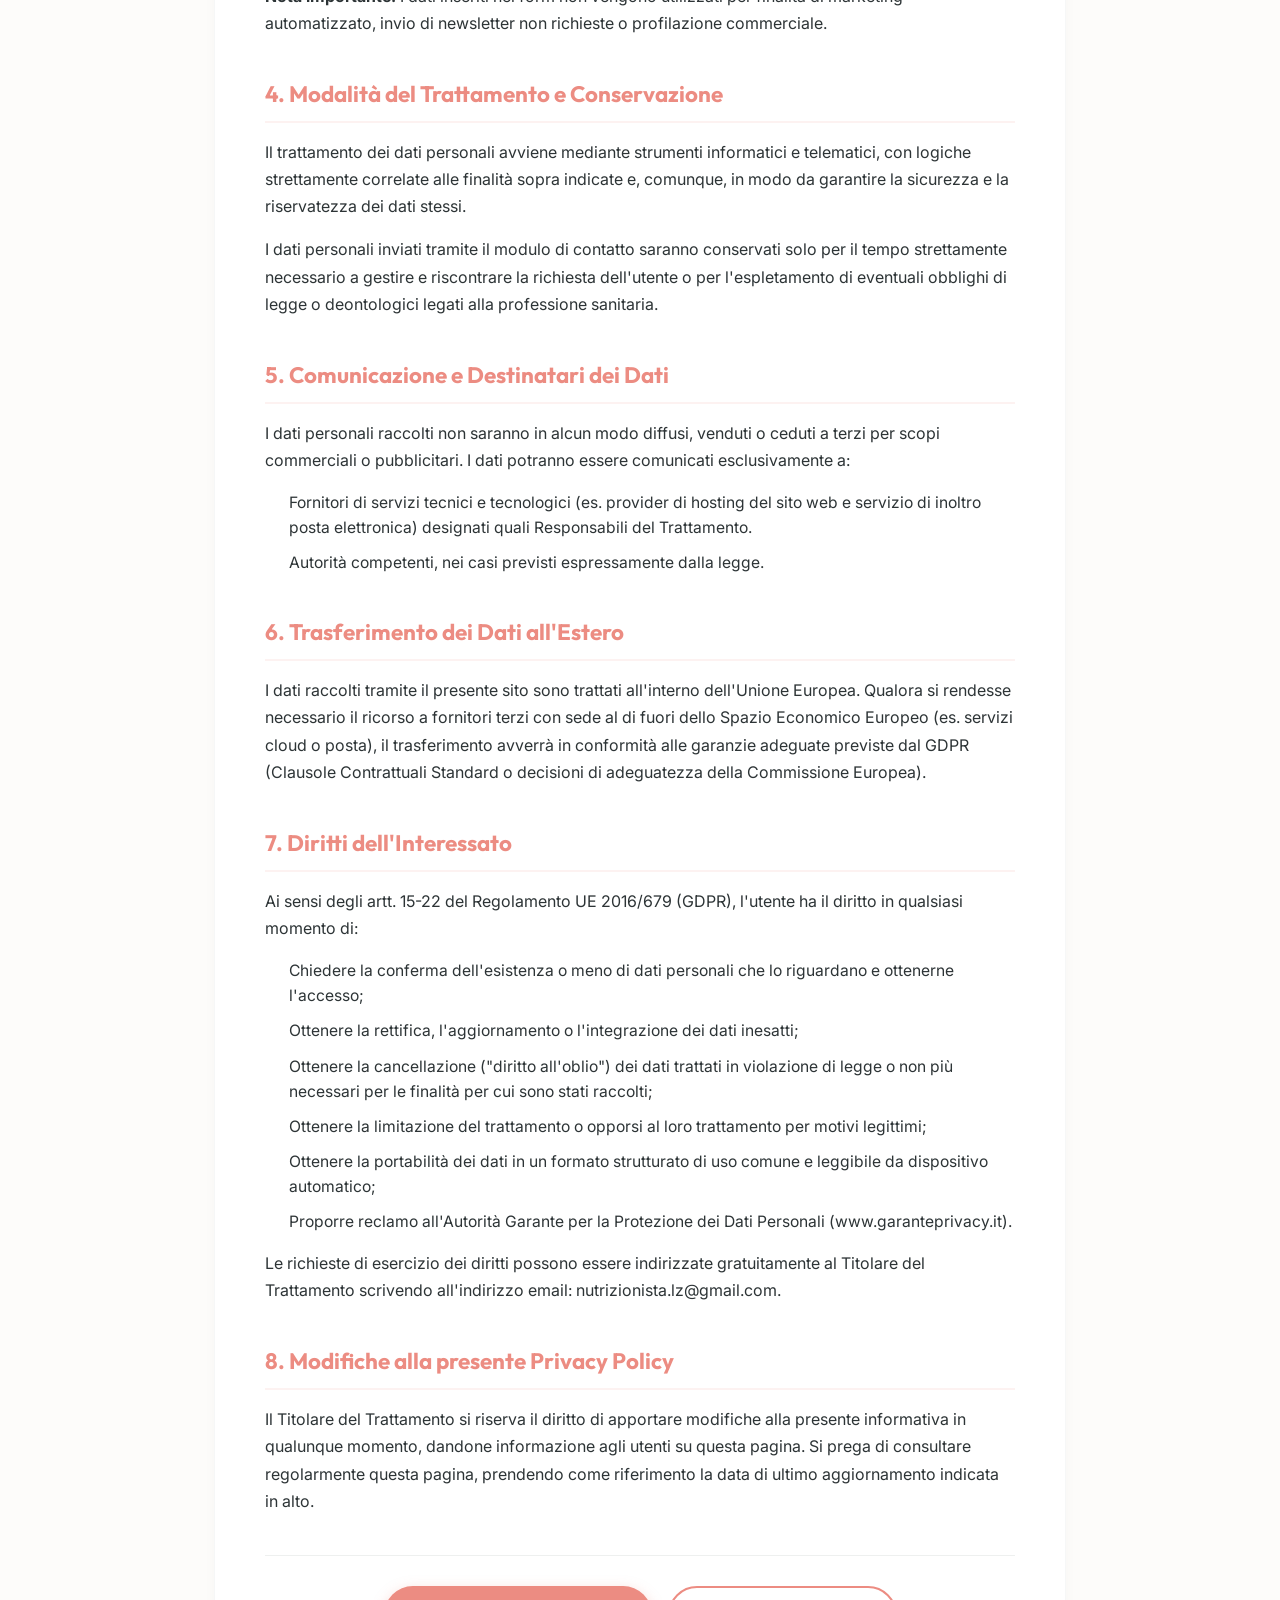
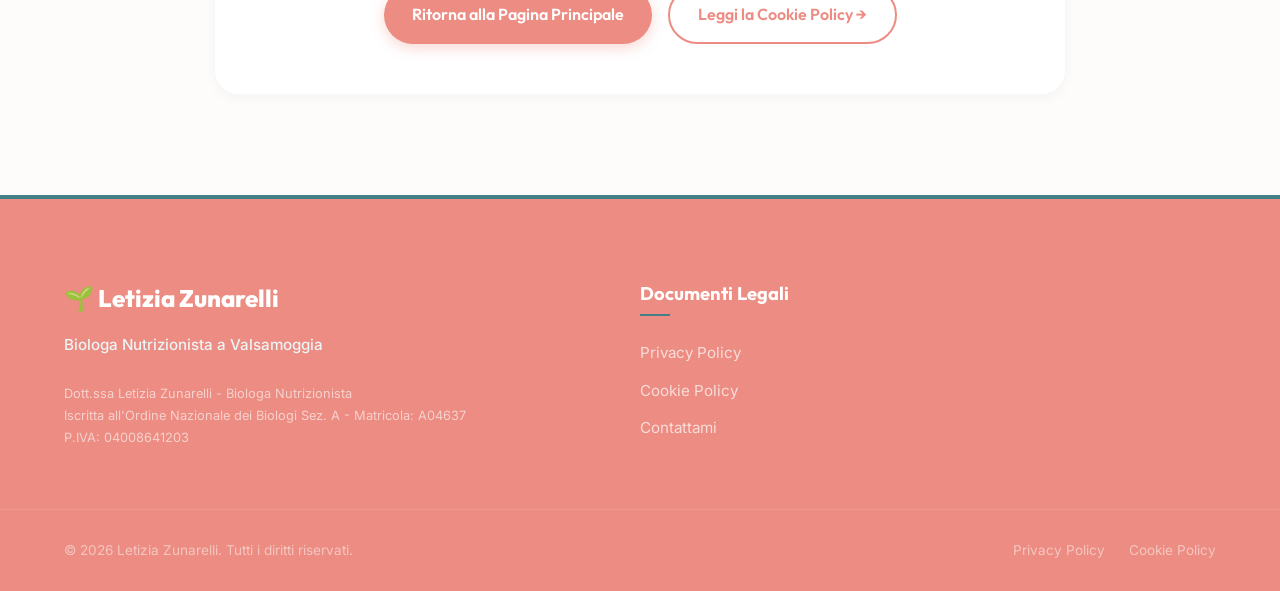
<file: privacy-policy.html>
<!DOCTYPE html>
<html lang="it">

<head>
  <meta charset="UTF-8">
  <meta name="viewport" content="width=device-width, initial-scale=1.0">
  <title>Privacy Policy | Dott.ssa Letizia Zunarelli Biologa Nutrizionista</title>

  <!-- SEO Meta Tags -->
  <meta name="description"
    content="Informativa sulla Privacy e sul trattamento dei dati personali ai sensi del Regolamento UE 2016/679 (GDPR) - Dott.ssa Letizia Zunarelli Biologa Nutrizionista.">
  <meta name="robots" content="noindex, follow">
  <link rel="canonical" href="https://letiziazunarelli.it/privacy-policy.html">

  <!-- Favicon -->
  <link rel="icon" type="image/svg+xml"
    href="data:image/svg+xml,<svg xmlns=%22http://www.w3.org/2000/svg%22 viewBox=%220 0 100 100%22><text y=%22.9em%22 font-size=%2290%22>🌱</text></svg>">

  <!-- Google Fonts -->
  <link rel="preconnect" href="https://fonts.googleapis.com">
  <link rel="preconnect" href="https://fonts.gstatic.com" crossorigin>
  <link
    href="https://fonts.googleapis.com/css2?family=Inter:wght@300;400;500;600;700&family=Outfit:wght@300;400;500;600;700;800&display=swap"
    rel="stylesheet">

  <!-- Stylesheet -->
  <link rel="stylesheet" href="style.css">
</head>

<body class="legal-page">

  <!-- Navigation Header -->
  <header class="main-header scrolled">
    <div class="container header-container">
      <a href="index.html" class="logo">
        <img src="assets/logo-official.png" alt="Letizia Zunarelli Biologa Nutrizionista" class="logo-img">
      </a>
      <nav class="desktop-nav">
        <ul>
          <li><a href="index.html" class="btn btn-outline nav-btn">← Torna al sito</a></li>
        </ul>
      </nav>
    </div>
  </header>

  <main class="legal-main">
    <!-- Legal Hero Header -->
    <section class="legal-hero">
      <div class="container text-center">
        <div class="badge">Trasparenza & GDPR</div>
        <h1 class="legal-title">Informativa sulla Privacy</h1>
        <p class="legal-subtitle">Ai sensi dell'Art. 13 del Regolamento Europeo 2016/679 (GDPR)</p>
        <p class="legal-update-date">Ultimo aggiornamento: 18 Agosto 2026</p>
      </div>
    </section>

    <!-- Legal Body Content -->
    <section class="section-padding">
      <div class="container legal-container">
        <div class="legal-card">
          
          <div class="legal-section">
            <h2>1. Titolare del Trattamento dei Dati</h2>
            <p>Il Titolare del trattamento dei dati personali raccolti attraverso questo sito web è:</p>
            <div class="legal-contact-box">
              <strong>Dott.ssa Letizia Zunarelli</strong><br>
              Biologa Nutrizionista (Iscritta all'Ordine Nazionale dei Biologi Sez. A - Matr. A04637)<br>
              P.IVA: 04008641203<br>
              Studio Professionale: Via Michele Ferro, 25 - 40053 Crespellano, Valsamoggia (BO)<br>
              Email di contatto: <a href="mailto:nutrizionista.lz@gmail.com">nutrizionista.lz@gmail.com</a><br>
              Telefono / WhatsApp: +39 347 123 4567
            </div>
          </div>

          <div class="legal-section">
            <h2>2. Tipologia di Dati Raccolti</h2>
            <p>Attraverso la consultazione del sito e la compilazione del modulo di contatto ("Invia un messaggio"), possono essere raccolte le seguenti categorie di dati personali:</p>
            <ul>
              <li><strong>Dati forniti volontariamente dall'utente:</strong> Nome e cognome, indirizzo e-mail, numero di telefono, servizio di interesse e l'eventuale testo del messaggio inserito nel form di contatto.</li>
              <li><strong>Dati di navigazione tecnici:</strong> I sistemi informatici preposti al funzionamento di questo sito web acquisiscono, nel corso del loro normale esercizio, alcuni dati personali la cui trasmissione è implicita nell'uso dei protocolli di comunicazione di Internet (es. indirizzo IP, tipo di browser, orario della richiesta, codice di stato della risposta del server). Tali dati vengono utilizzati al solo fine di garantire la sicurezza e il corretto funzionamento del sito.</li>
            </ul>
          </div>

          <div class="legal-section">
            <h2>3. Finalità e Base Giuridica del Trattamento</h2>
            <p>I dati personali forniti dagli utenti sono trattati per le seguenti finalità:</p>
            <ol>
              <li><strong>Risposta a richieste di informazioni o prenotazioni (Form di Contatto):</strong> I dati vengono utilizzati per ricontattare l'utente ed evadere le sue richieste di informazioni relative a visite o consulenze nutrizionali.
                <br><em>Base giuridica:</em> Esecuzione di misure precontrattuali adottate su richiesta dell'interessato (Art. 6, par. 1, lett. b GDPR) e consenso dell'interessato (Art. 6, par. 1, lett. a GDPR).</li>
              <li><strong>Adempimento di obblighi di legge:</strong> Adempiere ad obblighi previsti dalla legge, da un regolamento o dalla normativa comunitaria.
                <br><em>Base giuridica:</em> Obbligo legale a cui è soggetto il Titolare (Art. 6, par. 1, lett. c GDPR).</li>
            </ol>
            <p><strong>Nota importante:</strong> I dati inseriti nel form non vengono utilizzati per finalità di marketing automatizzato, invio di newsletter non richieste o profilazione commerciale.</p>
          </div>

          <div class="legal-section">
            <h2>4. Modalità del Trattamento e Conservazione</h2>
            <p>Il trattamento dei dati personali avviene mediante strumenti informatici e telematici, con logiche strettamente correlate alle finalità sopra indicate e, comunque, in modo da garantire la sicurezza e la riservatezza dei dati stessi.</p>
            <p>I dati personali inviati tramite il modulo di contatto saranno conservati solo per il tempo strettamente necessario a gestire e riscontrare la richiesta dell'utente o per l'espletamento di eventuali obblighi di legge o deontologici legati alla professione sanitaria.</p>
          </div>

          <div class="legal-section">
            <h2>5. Comunicazione e Destinatari dei Dati</h2>
            <p>I dati personali raccolti non saranno in alcun modo diffusi, venduti o ceduti a terzi per scopi commerciali o pubblicitari. I dati potranno essere comunicati esclusivamente a:</p>
            <ul>
              <li>Fornitori di servizi tecnici e tecnologici (es. provider di hosting del sito web e servizio di inoltro posta elettronica) designati quali Responsabili del Trattamento.</li>
              <li>Autorità competenti, nei casi previsti espressamente dalla legge.</li>
            </ul>
          </div>

          <div class="legal-section">
            <h2>6. Trasferimento dei Dati all'Estero</h2>
            <p>I dati raccolti tramite il presente sito sono trattati all'interno dell'Unione Europea. Qualora si rendesse necessario il ricorso a fornitori terzi con sede al di fuori dello Spazio Economico Europeo (es. servizi cloud o posta), il trasferimento avverrà in conformità alle garanzie adeguate previste dal GDPR (Clausole Contrattuali Standard o decisioni di adeguatezza della Commissione Europea).</p>
          </div>

          <div class="legal-section">
            <h2>7. Diritti dell'Interessato</h2>
            <p>Ai sensi degli artt. 15-22 del Regolamento UE 2016/679 (GDPR), l'utente ha il diritto in qualsiasi momento di:</p>
            <ul>
              <li>Chiedere la conferma dell'esistenza o meno di dati personali che lo riguardano e ottenerne l'accesso;</li>
              <li>Ottenere la rettifica, l'aggiornamento o l'integrazione dei dati inesatti;</li>
              <li>Ottenere la cancellazione ("diritto all'oblio") dei dati trattati in violazione di legge o non più necessari per le finalità per cui sono stati raccolti;</li>
              <li>Ottenere la limitazione del trattamento o opporsi al loro trattamento per motivi legittimi;</li>
              <li>Ottenere la portabilità dei dati in un formato strutturato di uso comune e leggibile da dispositivo automatico;</li>
              <li>Proporre reclamo all'Autorità Garante per la Protezione dei Dati Personali (<a href="https://www.garanteprivacy.it" target="_blank" rel="noopener noreferrer">www.garanteprivacy.it</a>).</li>
            </ul>
            <p>Le richieste di esercizio dei diritti possono essere indirizzate gratuitamente al Titolare del Trattamento scrivendo all'indirizzo email: <a href="mailto:nutrizionista.lz@gmail.com">nutrizionista.lz@gmail.com</a>.</p>
          </div>

          <div class="legal-section">
            <h2>8. Modifiche alla presente Privacy Policy</h2>
            <p>Il Titolare del Trattamento si riserva il diritto di apportare modifiche alla presente informativa in qualunque momento, dandone informazione agli utenti su questa pagina. Si prega di consultare regolarmente questa pagina, prendendo come riferimento la data di ultimo aggiornamento indicata in alto.</p>
          </div>

          <div class="legal-actions text-center">
            <a href="index.html" class="btn btn-primary">Ritorna alla Pagina Principale</a>
            <a href="cookie-policy.html" class="btn btn-outline">Leggi la Cookie Policy →</a>
          </div>

        </div>
      </div>
    </section>
  </main>

  <!-- Footer -->
  <footer class="main-footer">
    <div class="container footer-container">
      <div class="footer-brand">
        <span class="footer-logo">🌱 Letizia Zunarelli</span>
        <p class="footer-tagline">Biologa Nutrizionista a Valsamoggia</p>
        <p class="legal-info">
          Dott.ssa Letizia Zunarelli - Biologa Nutrizionista<br>
          Iscritta all'Ordine Nazionale dei Biologi Sez. A - Matricola: A04637<br>
          P.IVA: 04008641203
        </p>
      </div>

      <div class="footer-links">
        <h4>Documenti Legali</h4>
        <ul>
          <li><a href="privacy-policy.html" class="active">Privacy Policy</a></li>
          <li><a href="cookie-policy.html">Cookie Policy</a></li>
          <li><a href="index.html#contatti">Contattami</a></li>
        </ul>
      </div>
    </div>

    <div class="footer-bottom">
      <div class="container bottom-container">
        <p>&copy; 2026 Letizia Zunarelli. Tutti i diritti riservati.</p>
        <div class="footer-legal-links">
          <a href="privacy-policy.html">Privacy Policy</a>
          <a href="cookie-policy.html">Cookie Policy</a>
        </div>
      </div>
    </div>
  </footer>

</body>

</html>
</file>
<file: style.css>
/* ==========================================================================
   DESIGN SYSTEM & VARIABLES
   ========================================================================== */
:root {
  /* Color Palette */
  --primary: #ec8c82;                 /* Colore Principale: Warm Coral */
  --primary-hover: #d7796f;
  --primary-light: #fdf2f1;
  --primary-soft: #fef8f7;

  --secondary: #437f86;               /* Colore Secondario: Soft Teal */
  --secondary-hover: #34686e;
  --secondary-light: #edf4f5;

  --accent: #edf4f5;
  --accent-dark: #2c585e;

  --neutral-dark: #2d3436;
  --neutral-muted: #5e6b73;
  --neutral-light: #fdfcfa;

  --white: #ffffff;                   /* Le parti bianche rimangono bianche */
  --success: #2e7d32;
  --error: #d32f2f;
  
  /* Typography */
  --font-title: 'Outfit', sans-serif;
  --font-body: 'Inter', sans-serif;
  
  /* Spacing */
  --container-max-width: 1200px;
  --header-height: 80px;
  --transition-smooth: all 0.4s cubic-bezier(0.16, 1, 0.3, 1);
  --transition-fast: all 0.2s ease;
  
  /* Shadows & Radius */
  --shadow-sm: 0 4px 12px rgba(0, 0, 0, 0.03);
  --shadow-md: 0 8px 24px rgba(67, 127, 134, 0.08);
  --shadow-lg: 0 16px 40px rgba(67, 127, 134, 0.12);
  --border-radius-sm: 8px;
  --border-radius-md: 16px;
  --border-radius-lg: 24px;
}

/* ==========================================================================
   BASE STYLES & RESET
   ========================================================================== */
*, *::before, *::after {
  box-sizing: border-box;
  margin: 0;
  padding: 0;
}

html {
  scroll-behavior: smooth;
  scroll-padding-top: var(--header-height);
  -webkit-font-smoothing: antialiased;
  -moz-osx-font-smoothing: grayscale;
}

body {
  font-family: var(--font-body);
  font-size: 16px;
  line-height: 1.6;
  color: var(--neutral-dark);
  background-color: var(--neutral-light);
  overflow-x: hidden;
}

img {
  max-width: 100%;
  height: auto;
  display: block;
}

a {
  color: inherit;
  text-decoration: none;
  transition: var(--transition-fast);
}

button, input, select, textarea {
  font-family: inherit;
  font-size: inherit;
  border: none;
  outline: none;
}

ul {
  list-style: none;
}

/* ==========================================================================
   LAYOUT COMPONENTS & HELPERS
   ========================================================================== */
.container {
  width: 100%;
  max-width: var(--container-max-width);
  margin-left: auto;
  margin-right: auto;
  padding-left: 24px;
  padding-right: 24px;
}

.section-padding {
  padding-top: 100px;
  padding-bottom: 100px;
}

.text-center {
  text-align: center;
}

.section-header {
  margin-bottom: 60px;
  max-width: 700px;
  margin-left: auto;
  margin-right: auto;
}

.section-title {
  font-family: var(--font-title);
  font-size: 2.5rem;
  font-weight: 700;
  line-height: 1.2;
  color: var(--primary);
  margin-bottom: 16px;
  position: relative;
  display: inline-block;
}

.section-title::after {
  content: '';
  position: absolute;
  bottom: -8px;
  left: 50%;
  transform: translateX(-50%);
  width: 60px;
  height: 4px;
  background-color: var(--secondary);
  border-radius: 2px;
}

/* Left-aligned title variant */
.about-content .section-title::after,
.studio-content .section-title::after,
.contact-info .section-title::after {
  left: 0;
  transform: none;
}

.subtitle {
  font-family: var(--font-title);
  font-size: 1.25rem;
  color: var(--secondary);
  font-weight: 500;
  margin-bottom: 24px;
}

.section-subtitle {
  font-size: 1.125rem;
  color: var(--neutral-muted);
}

/* Buttons */
.btn {
  display: inline-flex;
  align-items: center;
  justify-content: center;
  padding: 14px 28px;
  font-family: var(--font-title);
  font-weight: 600;
  border-radius: 50px;
  cursor: pointer;
  transition: var(--transition-smooth);
}

.btn-primary {
  background-color: var(--primary);
  color: var(--white);
  box-shadow: 0 4px 14px rgba(236, 140, 130, 0.35);
}

.btn-primary:hover {
  background-color: var(--primary-hover);
  transform: translateY(-2px);
  box-shadow: 0 6px 20px rgba(236, 140, 130, 0.45);
}

.btn-secondary {
  background-color: var(--secondary);
  color: var(--white);
  box-shadow: 0 4px 14px rgba(67, 127, 134, 0.35);
}

.btn-secondary:hover {
  background-color: var(--secondary-hover);
  transform: translateY(-2px);
  box-shadow: 0 6px 20px rgba(67, 127, 134, 0.45);
}

.btn-outline {
  background-color: transparent;
  color: var(--primary);
  border: 2px solid var(--primary);
}

.btn-outline:hover {
  background-color: var(--primary);
  color: var(--white);
  transform: translateY(-2px);
}

.btn-block {
  display: width;
  width: 100%;
}

/* ==========================================================================
   HEADER & NAVIGATION
   ========================================================================== */
.main-header {
  position: fixed;
  top: 0;
  left: 0;
  width: 100%;
  height: var(--header-height);
  z-index: 1000;
  transition: var(--transition-smooth);
  border-bottom: 1px solid rgba(44, 62, 53, 0.05);
}

.main-header.scrolled {
  background-color: rgba(253, 252, 249, 0.85);
  backdrop-filter: blur(16px) saturate(180%);
  -webkit-backdrop-filter: blur(16px) saturate(180%);
  height: 70px;
  box-shadow: var(--shadow-sm);
}

.header-container {
  display: flex;
  align-items: center;
  justify-content: space-between;
  height: 100%;
}

.logo {
  display: flex;
  align-items: center;
}

.logo-img {
  height: 48px;
  width: auto;
  object-fit: contain;
  transition: var(--transition-fast);
}

.main-header.scrolled .logo-img {
  height: 42px;
}

.desktop-nav ul {
  display: flex;
  align-items: center;
  gap: 32px;
}

.nav-link {
  font-family: var(--font-title);
  font-weight: 500;
  color: var(--neutral-dark);
  font-size: 1rem;
  padding: 8px 0;
  position: relative;
}

.nav-link::after {
  content: '';
  position: absolute;
  bottom: 0;
  left: 0;
  width: 0;
  height: 2px;
  background-color: var(--secondary);
  transition: var(--transition-fast);
}

.nav-link:hover::after,
.nav-link.active::after {
  width: 100%;
}

.nav-link:hover,
.nav-link.active {
  color: var(--primary);
}

.nav-btn {
  padding: 10px 24px;
  font-size: 0.95rem;
}

/* Mobile Nav Toggle */
.mobile-nav-toggle {
  display: none;
  flex-direction: column;
  justify-content: space-between;
  width: 30px;
  height: 20px;
  background: transparent;
  cursor: pointer;
  z-index: 1100;
}

.hamburger-line {
  width: 100%;
  height: 2px;
  background-color: var(--primary);
  transition: var(--transition-fast);
  border-radius: 2px;
}

.mobile-nav-toggle.open .hamburger-line:nth-child(1) {
  transform: translateY(9px) rotate(45deg);
}

.mobile-nav-toggle.open .hamburger-line:nth-child(2) {
  opacity: 0;
}

.mobile-nav-toggle.open .hamburger-line:nth-child(3) {
  transform: translateY(-9px) rotate(-45deg);
}

/* Mobile Nav Overlay */
.mobile-nav-overlay {
  position: fixed;
  top: 0;
  left: 0;
  width: 100%;
  height: 100vh;
  background-color: var(--neutral-light);
  z-index: 1050;
  display: flex;
  align-items: center;
  justify-content: center;
  transform: translateY(-100%);
  transition: transform 0.6s cubic-bezier(0.16, 1, 0.3, 1);
}

.mobile-nav-overlay.open {
  transform: translateY(0);
}

.mobile-nav ul {
  display: flex;
  flex-direction: column;
  align-items: center;
  gap: 32px;
}

.mobile-link {
  font-family: var(--font-title);
  font-size: 1.75rem;
  font-weight: 600;
  color: var(--primary);
}

/* ==========================================================================
   HERO SECTION
   ========================================================================== */
.hero-section {
  padding-top: calc(var(--header-height) + 40px);
  padding-bottom: 80px;
  min-height: 90vh;
  display: flex;
  align-items: center;
  position: relative;
  overflow: hidden;
}

.hero-container {
  display: grid;
  grid-template-columns: 1.2fr 0.8fr;
  gap: 60px;
  align-items: center;
}

.badge {
  display: inline-block;
  padding: 8px 16px;
  background-color: var(--primary-soft);
  color: var(--primary);
  font-family: var(--font-title);
  font-weight: 600;
  font-size: 0.85rem;
  border-radius: 50px;
  margin-bottom: 24px;
  border: 1px solid rgba(44, 62, 53, 0.1);
  letter-spacing: 0.5px;
}

.hero-content h1 {
  font-family: var(--font-title);
  font-size: 3.5rem;
  font-weight: 800;
  line-height: 1.15;
  color: var(--primary);
  margin-bottom: 24px;
  letter-spacing: -1px;
}

.hero-lead {
  font-size: 1.2rem;
  color: var(--neutral-muted);
  margin-bottom: 40px;
  max-width: 600px;
}

.hero-actions {
  display: flex;
  gap: 16px;
}

.hero-image-wrapper {
  position: relative;
  display: flex;
  justify-content: center;
  align-items: center;
}

.hero-blob {
  position: absolute;
  width: 120%;
  height: 120%;
  background: radial-gradient(circle, var(--accent) 0%, rgba(255,255,255,0) 70%);
  z-index: 1;
  animation: organic-blob 15s ease-in-out infinite;
  border-radius: 60% 40% 30% 70% / 60% 30% 70% 40%;
}

.hero-img {
  position: relative;
  z-index: 2;
  border-radius: 60% 40% 30% 70% / 60% 30% 70% 40%;
  box-shadow: var(--shadow-lg);
  object-fit: cover;
  width: 100%;
  max-width: 420px;
  height: 480px;
  border: 6px solid var(--white);
  animation: organic-float 8s ease-in-out infinite;
}

@keyframes organic-blob {
  0%, 100% { border-radius: 60% 40% 30% 70% / 60% 30% 70% 40%; transform: scale(1); }
  50% { border-radius: 40% 60% 50% 50% / 50% 50% 40% 60%; transform: scale(1.05) rotate(15deg); }
}

@keyframes organic-float {
  0%, 100% { border-radius: 60% 40% 30% 70% / 60% 30% 70% 40%; transform: translateY(0); }
  50% { border-radius: 50% 50% 40% 60% / 40% 60% 50% 50%; transform: translateY(-12px); }
}

/* ==========================================================================
   HIGHLIGHT BANNER
   ========================================================================== */
.highlight-banner {
  background-color: var(--primary);
  color: var(--white);
  padding: 40px 0;
  position: relative;
  z-index: 10;
  box-shadow: var(--shadow-md);
}

.banner-container {
  display: flex;
  justify-content: space-around;
  align-items: center;
  flex-wrap: wrap;
  gap: 30px;
}

.banner-item {
  display: flex;
  flex-direction: column;
  align-items: center;
  text-align: center;
  min-width: 200px;
}

.banner-number {
  font-family: var(--font-title);
  font-size: 2.25rem;
  font-weight: 800;
  color: var(--secondary-light);
  margin-bottom: 4px;
}

.banner-label {
  font-size: 0.95rem;
  font-weight: 500;
  opacity: 0.85;
}

.banner-divider {
  width: 1px;
  height: 50px;
  background-color: rgba(255, 255, 255, 0.15);
}

/* ==========================================================================
   CHI SONO SECTION
   ========================================================================== */
.about-container {
  display: grid;
  grid-template-columns: 0.9fr 1.1fr;
  gap: 80px;
  align-items: center;
}

.about-image-wrapper {
  position: relative;
}

.about-img {
  border-radius: var(--border-radius-lg);
  box-shadow: var(--shadow-lg);
  width: 100%;
  height: 540px;
  object-fit: cover;
}

.about-badge {
  position: absolute;
  bottom: -24px;
  right: -24px;
  background-color: var(--white);
  padding: 16px 24px;
  border-radius: var(--border-radius-md);
  box-shadow: var(--shadow-lg);
  display: flex;
  align-items: center;
  gap: 16px;
  border: 1px solid rgba(44, 62, 53, 0.05);
}

.about-badge-icon {
  font-size: 2rem;
}

.about-badge-text {
  display: flex;
  flex-direction: column;
}

.about-badge-text strong {
  font-family: var(--font-title);
  font-size: 1.05rem;
  color: var(--primary);
}

.about-badge-text span {
  font-size: 0.85rem;
  color: var(--neutral-muted);
}

.about-text {
  margin-bottom: 32px;
}

.about-text p {
  margin-bottom: 16px;
  color: var(--neutral-muted);
  font-size: 1.05rem;
}

.about-features {
  display: flex;
  flex-direction: column;
  gap: 20px;
  margin-bottom: 40px;
}

.feature-item {
  display: flex;
  gap: 16px;
}

.feature-icon {
  width: 28px;
  height: 28px;
  background-color: var(--accent);
  color: var(--accent-dark);
  border-radius: 50%;
  display: flex;
  align-items: center;
  justify-content: center;
  font-weight: bold;
  flex-shrink: 0;
}

.feature-details h3 {
  font-family: var(--font-title);
  font-size: 1.15rem;
  margin-bottom: 4px;
  color: var(--primary);
}

.feature-details p {
  color: var(--neutral-muted);
  font-size: 0.95rem;
}

/* Instagram Box */
.instagram-callout {
  display: flex;
  gap: 20px;
  background-color: var(--primary-soft);
  border-radius: var(--border-radius-md);
  padding: 24px;
  border: 1px dashed var(--primary);
  align-items: center;
}

.ig-icon {
  color: var(--secondary);
  background-color: var(--white);
  width: 48px;
  height: 48px;
  border-radius: 50%;
  display: flex;
  align-items: center;
  justify-content: center;
  box-shadow: var(--shadow-sm);
  flex-shrink: 0;
}

.ig-text p {
  font-size: 0.95rem;
  color: var(--primary);
  margin-bottom: 6px;
  font-weight: 500;
}

.ig-link {
  font-family: var(--font-title);
  color: var(--secondary);
  font-weight: 700;
  font-size: 1rem;
}

.ig-link:hover {
  color: var(--secondary-hover);
  text-decoration: underline;
}

/* ==========================================================================
   SERVIZI SECTION
   ========================================================================== */
.services-section {
  background-color: var(--primary-soft);
}

.services-grid {
  display: grid;
  grid-template-columns: repeat(auto-fit, minmax(250px, 1fr));
  gap: 30px;
  margin-bottom: 50px;
}

.service-card {
  background-color: var(--white);
  border-radius: var(--border-radius-md);
  padding: 40px 32px;
  box-shadow: var(--shadow-sm);
  transition: var(--transition-smooth);
  border: 1px solid rgba(44, 62, 53, 0.03);
  display: flex;
  flex-direction: column;
}

.service-card:hover {
  transform: translateY(-8px);
  box-shadow: var(--shadow-lg);
  border-color: rgba(44, 62, 53, 0.1);
}

.service-icon-bg {
  width: 60px;
  height: 60px;
  border-radius: var(--border-radius-sm);
  background-color: var(--primary-light);
  display: flex;
  align-items: center;
  justify-content: center;
  margin-bottom: 24px;
  transition: var(--transition-smooth);
}

.service-card:hover .service-icon-bg {
  background-color: var(--secondary-light);
  transform: scale(1.05);
}

.service-emoji {
  font-size: 1.75rem;
}

.service-card h3 {
  font-family: var(--font-title);
  font-size: 1.35rem;
  color: var(--primary);
  margin-bottom: 16px;
}

.service-desc {
  color: var(--neutral-muted);
  font-size: 0.95rem;
  margin-bottom: 24px;
  flex-grow: 1;
}

.service-bullets {
  display: flex;
  flex-direction: column;
  gap: 10px;
  border-top: 1px solid rgba(44, 62, 53, 0.08);
  padding-top: 20px;
}

.service-bullets li {
  font-size: 0.85rem;
  color: var(--neutral-dark);
  font-weight: 500;
  display: flex;
  align-items: center;
  gap: 8px;
}

.service-bullets li::before {
  content: '•';
  color: var(--secondary);
  font-weight: bold;
}

.services-cta {
  text-align: center;
  margin-top: 60px;
  padding: 30px;
  background-color: var(--white);
  border-radius: var(--border-radius-md);
  box-shadow: var(--shadow-sm);
  display: inline-block;
  position: relative;
  left: 50%;
  transform: translateX(-50%);
}

.services-cta p {
  font-family: var(--font-title);
  font-size: 1.15rem;
  font-weight: 600;
  color: var(--primary);
  margin-bottom: 16px;
}

/* ==========================================================================
   LO STUDIO SECTION
   ========================================================================== */
.studio-container {
  display: grid;
  grid-template-columns: 1.1fr 0.9fr;
  gap: 80px;
  align-items: center;
}

.studio-content p {
  margin-bottom: 16px;
  color: var(--neutral-muted);
  font-size: 1.05rem;
}

.studio-details {
  display: flex;
  flex-direction: column;
  gap: 24px;
  margin-top: 32px;
  margin-bottom: 40px;
}

.studio-detail-item {
  display: flex;
  gap: 16px;
  align-items: flex-start;
}

.detail-icon {
  font-size: 1.5rem;
  flex-shrink: 0;
}

.detail-text {
  display: flex;
  flex-direction: column;
}

.detail-text strong {
  font-family: var(--font-title);
  color: var(--primary);
  font-size: 1.05rem;
  margin-bottom: 4px;
}

.detail-text span {
  font-size: 0.95rem;
  color: var(--neutral-muted);
}

.studio-map-btn {
  padding: 12px 24px;
  font-size: 0.95rem;
}

.studio-image-wrapper {
  position: relative;
}

.studio-img {
  border-radius: var(--border-radius-lg);
  box-shadow: var(--shadow-lg);
  width: 100%;
  height: 480px;
  object-fit: cover;
}

/* ==========================================================================
   RECENSIONI & FEEDBACK SECTION
   ========================================================================== */
.reviews-section {
  background-color: var(--primary-soft);
  position: relative;
}

.google-rating-badge {
  display: inline-flex;
  align-items: center;
  gap: 10px;
  background-color: var(--white);
  padding: 10px 22px;
  border-radius: 50px;
  box-shadow: var(--shadow-sm);
  margin-bottom: 20px;
  border: 1px solid rgba(67, 127, 134, 0.1);
}

.google-icon {
  flex-shrink: 0;
}

.rating-stars {
  color: #ffb400;
  font-size: 1.1rem;
  letter-spacing: 2px;
}

.rating-score {
  font-family: var(--font-title);
  font-weight: 800;
  color: var(--primary);
  font-size: 1.1rem;
}

.rating-count {
  font-size: 0.85rem;
  color: var(--neutral-muted);
  font-weight: 500;
  padding-left: 6px;
  border-left: 1px solid rgba(0, 0, 0, 0.1);
}

.reviews-grid {
  display: grid;
  grid-template-columns: repeat(auto-fit, minmax(300px, 1fr));
  gap: 30px;
  margin-bottom: 50px;
}

.review-card {
  background-color: var(--white);
  border-radius: var(--border-radius-md);
  padding: 32px;
  box-shadow: var(--shadow-sm);
  transition: var(--transition-smooth);
  border: 1px solid rgba(44, 62, 53, 0.03);
  display: flex;
  flex-direction: column;
  justify-content: space-between;
}

.review-card:hover {
  transform: translateY(-6px);
  box-shadow: var(--shadow-lg);
  border-color: rgba(44, 62, 53, 0.08);
}

.review-header {
  display: flex;
  align-items: center;
  gap: 16px;
  margin-bottom: 20px;
}

.reviewer-avatar {
  width: 48px;
  height: 48px;
  border-radius: 50%;
  background: linear-gradient(135deg, var(--secondary) 0%, var(--primary) 100%);
  color: var(--white);
  font-family: var(--font-title);
  font-size: 1.25rem;
  font-weight: 700;
  display: flex;
  align-items: center;
  justify-content: center;
  box-shadow: 0 4px 10px rgba(67, 127, 134, 0.2);
}

.reviewer-info h4 {
  font-family: var(--font-title);
  font-size: 1.1rem;
  color: var(--primary);
  margin-bottom: 2px;
}

.review-meta {
  display: flex;
  align-items: center;
  gap: 8px;
}

.review-meta .stars {
  color: #ffb400;
  font-size: 0.9rem;
  letter-spacing: 1px;
}

.review-source {
  font-size: 0.8rem;
  color: var(--neutral-muted);
}

.review-text {
  color: var(--neutral-dark);
  font-size: 0.98rem;
  line-height: 1.6;
  font-style: italic;
  margin-bottom: 24px;
  flex-grow: 1;
}

.verified-tag {
  display: flex;
  align-items: center;
  gap: 6px;
  font-size: 0.82rem;
  color: var(--secondary);
  font-weight: 600;
  border-top: 1px solid rgba(0, 0, 0, 0.05);
  padding-top: 14px;
}

.reviews-cta-box {
  background-color: var(--white);
  padding: 30px;
  border-radius: var(--border-radius-md);
  box-shadow: var(--shadow-sm);
  display: flex;
  flex-direction: column;
  align-items: center;
  gap: 16px;
  max-width: 650px;
  margin: 0 auto;
}

.reviews-cta-box p {
  font-family: var(--font-title);
  font-size: 1.05rem;
  font-weight: 600;
  color: var(--primary);
}

.reviews-actions {
  display: flex;
  gap: 16px;
  flex-wrap: wrap;
  justify-content: center;
}

/* ==========================================================================
   CONTATTI SECTION
   ========================================================================== */
.contact-section {
  background-color: var(--neutral-light);
  border-top: 1px solid rgba(44, 62, 53, 0.05);
}

.contact-container {
  display: grid;
  grid-template-columns: 0.9fr 1.1fr;
  gap: 80px;
  align-items: start;
}

/* WhatsApp CTA Box & Button */
.whatsapp-cta-box {
  background: linear-gradient(135deg, #e8f8ef 0%, #f0fbf5 100%);
  border: 1px solid #25D366;
  border-radius: var(--border-radius-md);
  padding: 24px;
  margin-top: 24px;
  margin-bottom: 24px;
  box-shadow: 0 4px 16px rgba(37, 211, 102, 0.12);
  display: flex;
  flex-direction: column;
  gap: 16px;
}

.whatsapp-badge {
  display: inline-block;
  background-color: #25D366;
  color: var(--white);
  font-size: 0.75rem;
  font-weight: 700;
  padding: 4px 12px;
  border-radius: 20px;
  text-transform: uppercase;
  letter-spacing: 0.5px;
  margin-bottom: 8px;
}

.whatsapp-cta-header h3 {
  font-family: var(--font-title);
  color: var(--primary);
  font-size: 1.3rem;
  margin-bottom: 6px;
}

.whatsapp-cta-header p {
  color: var(--neutral-muted);
  font-size: 0.95rem;
  line-height: 1.5;
}

.btn-whatsapp {
  background-color: #25D366;
  color: var(--white);
  gap: 10px;
  font-size: 1.05rem;
  box-shadow: 0 4px 14px rgba(37, 211, 102, 0.35);
  border: none;
  width: 100%;
}

.btn-whatsapp:hover {
  background-color: #128C7E;
  color: var(--white);
  transform: translateY(-2px);
  box-shadow: 0 6px 20px rgba(18, 140, 126, 0.4);
}

/* Floating WhatsApp Action Button */
.whatsapp-float-btn {
  position: fixed;
  bottom: 28px;
  right: 28px;
  width: 60px;
  height: 60px;
  background-color: #25D366;
  color: var(--white);
  border-radius: 50%;
  display: flex;
  align-items: center;
  justify-content: center;
  box-shadow: 0 6px 24px rgba(37, 211, 102, 0.45);
  z-index: 999;
  transition: var(--transition-smooth);
  animation: pulse-whatsapp 2.5s infinite;
}

.whatsapp-float-btn:hover {
  background-color: #128C7E;
  transform: scale(1.1);
  box-shadow: 0 8px 30px rgba(18, 140, 126, 0.55);
}

.whatsapp-float-tooltip {
  position: absolute;
  right: 72px;
  background-color: var(--neutral-dark);
  color: var(--white);
  padding: 8px 14px;
  border-radius: 8px;
  font-size: 0.85rem;
  font-weight: 500;
  white-space: nowrap;
  opacity: 0;
  pointer-events: none;
  transition: var(--transition-fast);
  box-shadow: var(--shadow-md);
}

.whatsapp-float-btn:hover .whatsapp-float-tooltip {
  opacity: 1;
  right: 76px;
}

@keyframes pulse-whatsapp {
  0% {
    box-shadow: 0 0 0 0 rgba(37, 211, 102, 0.6);
  }
  70% {
    box-shadow: 0 0 0 16px rgba(37, 211, 102, 0);
  }
  100% {
    box-shadow: 0 0 0 0 rgba(37, 211, 102, 0);
  }
}

.contact-cards {
  display: flex;
  flex-direction: column;
  gap: 20px;
  margin-top: 16px;
}

.contact-card {
  background-color: var(--white);
  padding: 24px;
  border-radius: var(--border-radius-md);
  box-shadow: var(--shadow-sm);
  display: flex;
  align-items: center;
  gap: 20px;
  border: 1px solid rgba(44, 62, 53, 0.02);
  transition: var(--transition-smooth);
}

.contact-card:hover {
  transform: translateX(6px);
  border-color: rgba(44, 62, 53, 0.08);
  box-shadow: var(--shadow-md);
}

.contact-card-icon {
  font-size: 1.75rem;
  background-color: var(--primary-soft);
  width: 50px;
  height: 50px;
  border-radius: 50%;
  display: flex;
  align-items: center;
  justify-content: center;
  flex-shrink: 0;
}

.contact-card-content {
  display: flex;
  flex-direction: column;
}

.contact-card-content strong {
  font-family: var(--font-title);
  color: var(--primary);
  font-size: 1.05rem;
}

.contact-card-content span {
  font-size: 0.95rem;
  color: var(--neutral-muted);
}

/* Form Styles */
.contact-form-wrapper {
  background-color: var(--white);
  border-radius: var(--border-radius-lg);
  padding: 48px;
  box-shadow: var(--shadow-lg);
  border: 1px solid rgba(44, 62, 53, 0.02);
}

.contact-form-wrapper h3 {
  font-family: var(--font-title);
  font-size: 1.75rem;
  color: var(--primary);
  margin-bottom: 32px;
}

.form-group {
  display: flex;
  flex-direction: column;
  gap: 8px;
  margin-bottom: 24px;
  position: relative;
}

.form-row {
  display: grid;
  grid-template-columns: 1fr 1fr;
  gap: 20px;
}

.form-group label {
  font-family: var(--font-title);
  font-size: 0.9rem;
  font-weight: 600;
  color: var(--primary);
}

.form-group input,
.form-group select,
.form-group textarea {
  padding: 14px 18px;
  border: 1px solid rgba(44, 62, 53, 0.15);
  border-radius: var(--border-radius-sm);
  background-color: var(--white);
  transition: var(--transition-fast);
  color: var(--neutral-dark);
  font-family: var(--font-body);
}

.form-group input:focus,
.form-group select:focus,
.form-group textarea:focus {
  border-color: var(--primary);
  box-shadow: 0 0 0 4px var(--primary-light);
}

.form-group input.invalid,
.form-group select.invalid,
.form-group textarea.invalid {
  border-color: var(--error);
}

.form-group input.invalid:focus,
.form-group textarea.invalid:focus {
  box-shadow: 0 0 0 4px rgba(220, 53, 69, 0.15);
}

.checkbox-group {
  flex-direction: row;
  align-items: flex-start;
  gap: 12px;
  margin-top: 10px;
}

.checkbox-group input {
  margin-top: 4px;
  width: 18px;
  height: 18px;
  cursor: pointer;
}

.checkbox-group label {
  font-weight: 500;
  font-size: 0.85rem;
  color: var(--neutral-muted);
  cursor: pointer;
}

.error-msg {
  font-size: 0.75rem;
  color: var(--error);
  font-weight: 500;
  margin-top: 4px;
  display: none;
}

.error-msg.visible {
  display: block;
}

.form-success-msg {
  display: none;
  margin-top: 20px;
  padding: 16px;
  background-color: var(--primary-light);
  color: var(--primary);
  border: 1px solid rgba(44, 62, 53, 0.1);
  border-radius: var(--border-radius-sm);
  font-weight: 600;
  font-size: 0.95rem;
  text-align: center;
}

.form-success-msg.visible {
  display: block;
}

/* ==========================================================================
   FOOTER
   ========================================================================== */
.main-footer {
  background-color: var(--primary);
  color: var(--white);
  padding-top: 80px;
  border-top: 4px solid var(--secondary);
}

.footer-container {
  display: grid;
  grid-template-columns: 2fr 1fr 1fr;
  gap: 80px;
  padding-bottom: 60px;
}

.footer-brand {
  display: flex;
  flex-direction: column;
  gap: 16px;
}

.footer-logo {
  font-family: var(--font-title);
  font-size: 1.5rem;
  font-weight: 800;
  color: var(--white);
}

.footer-tagline {
  font-size: 0.95rem;
  color: var(--secondary-light);
  font-weight: 500;
}

.legal-info {
  font-size: 0.8rem;
  line-height: 1.7;
  color: rgba(255, 255, 255, 0.6);
  margin-top: 10px;
}

.footer-links h4,
.footer-social h4 {
  font-family: var(--font-title);
  font-size: 1.15rem;
  font-weight: 700;
  margin-bottom: 24px;
  color: var(--white);
  position: relative;
  padding-bottom: 8px;
}

.footer-links h4::after,
.footer-social h4::after {
  content: '';
  position: absolute;
  bottom: 0;
  left: 0;
  width: 30px;
  height: 2px;
  background-color: var(--secondary);
}

.footer-links ul {
  display: flex;
  flex-direction: column;
  gap: 12px;
}

.footer-links a {
  color: rgba(255, 255, 255, 0.7);
  font-size: 0.95rem;
}

.footer-links a:hover {
  color: var(--secondary);
  transform: translateX(4px);
}

.social-icons a {
  display: inline-flex;
  align-items: center;
  justify-content: center;
  width: 44px;
  height: 44px;
  border-radius: 50%;
  background-color: rgba(255, 255, 255, 0.05);
  color: var(--white);
  border: 1px solid rgba(255, 255, 255, 0.1);
  transition: var(--transition-smooth);
}

.social-icons a:hover {
  background-color: var(--secondary);
  color: var(--white);
  border-color: var(--secondary);
  transform: translateY(-4px);
}

.footer-bottom {
  border-top: 1px solid rgba(255, 255, 255, 0.1);
  padding: 30px 0;
  font-size: 0.85rem;
  color: rgba(255, 255, 255, 0.5);
}

.bottom-container {
  display: flex;
  justify-content: space-between;
  align-items: center;
  flex-wrap: wrap;
  gap: 20px;
}

.footer-legal-links {
  display: flex;
  gap: 24px;
}

.footer-legal-links a:hover {
  color: var(--white);
}

/* ==========================================================================
   SCROLL REVEAL ANIMATIONS
   ========================================================================== */
.reveal {
  opacity: 0;
  transform: translateY(30px);
  transition: opacity 0.8s ease, transform 0.8s cubic-bezier(0.16, 1, 0.3, 1);
}

.reveal.active {
  opacity: 1;
  transform: translateY(0);
}

/* ==========================================================================
   LEGAL PAGES (PRIVACY & COOKIE POLICY)
   ========================================================================== */
.legal-main {
  padding-top: calc(var(--header-height) + 20px);
}

.legal-hero {
  background-color: var(--primary-soft);
  padding: 60px 0 40px;
  border-bottom: 1px solid rgba(44, 62, 53, 0.05);
}

.legal-title {
  font-family: var(--font-title);
  font-size: 2.75rem;
  font-weight: 800;
  color: var(--primary);
  margin-bottom: 12px;
}

.legal-subtitle {
  font-size: 1.15rem;
  color: var(--secondary);
  font-weight: 500;
  margin-bottom: 8px;
}

.legal-update-date {
  font-size: 0.85rem;
  color: var(--neutral-muted);
}

.legal-container {
  max-width: 900px;
}

.legal-card {
  background-color: var(--white);
  border-radius: var(--border-radius-lg);
  padding: 50px;
  box-shadow: var(--shadow-sm);
  border: 1px solid rgba(44, 62, 53, 0.04);
}

.legal-section {
  margin-bottom: 40px;
}

.legal-section:last-child {
  margin-bottom: 0;
}

.legal-section h2 {
  font-family: var(--font-title);
  font-size: 1.4rem;
  color: var(--primary);
  margin-bottom: 16px;
  border-bottom: 2px solid var(--primary-light);
  padding-bottom: 8px;
}

.legal-section h3 {
  font-family: var(--font-title);
  font-size: 1.15rem;
  color: var(--secondary);
  margin-bottom: 10px;
}

.legal-section p {
  color: var(--neutral-dark);
  font-size: 1rem;
  line-height: 1.7;
  margin-bottom: 16px;
}

.legal-section ul,
.legal-section ol {
  padding-left: 24px;
  margin-bottom: 16px;
}

.legal-section li {
  color: var(--neutral-dark);
  font-size: 0.98rem;
  line-height: 1.6;
  margin-bottom: 10px;
}

.legal-contact-box {
  background-color: var(--primary-soft);
  border-left: 4px solid var(--primary);
  padding: 20px 24px;
  border-radius: 0 var(--border-radius-sm) var(--border-radius-sm) 0;
  margin: 16px 0;
  font-size: 0.98rem;
  line-height: 1.6;
}

.cookie-type-box {
  background-color: var(--neutral-light);
  border: 1px solid rgba(44, 62, 53, 0.08);
  border-radius: var(--border-radius-md);
  padding: 24px;
  margin-bottom: 20px;
}

.browser-links-grid {
  display: grid;
  grid-template-columns: repeat(auto-fit, minmax(200px, 1fr));
  gap: 16px;
  margin-top: 20px;
}

.browser-link-card {
  background-color: var(--primary-soft);
  border: 1px solid rgba(67, 127, 134, 0.15);
  border-radius: var(--border-radius-sm);
  padding: 16px;
  display: flex;
  flex-direction: column;
  transition: var(--transition-fast);
}

.browser-link-card:hover {
  background-color: var(--secondary-light);
  border-color: var(--secondary);
  transform: translateY(-2px);
}

.browser-link-card strong {
  font-family: var(--font-title);
  color: var(--primary);
  font-size: 0.95rem;
  margin-bottom: 4px;
}

.browser-link-card span {
  font-size: 0.8rem;
  color: var(--neutral-muted);
}

.legal-actions {
  display: flex;
  gap: 16px;
  justify-content: center;
  flex-wrap: wrap;
  margin-top: 40px;
  padding-top: 30px;
  border-top: 1px solid rgba(44, 62, 53, 0.08);
}

/* ==========================================================================
   SPAZIO HARMONIA SECTION
   ========================================================================== */
.harmonia-section {
  position: relative;
  background-color: var(--neutral-light);
  background-image: 
    linear-gradient(135deg, rgba(253, 252, 249, 0.92) 0%, rgba(253, 242, 241, 0.90) 100%),
    url('logo_extracted-1.png');
  background-repeat: no-repeat;
  background-position: center center;
  background-size: 550px auto;
  background-attachment: relative;
  overflow: hidden;
}

.harmonia-badge {
  display: inline-flex;
  align-items: center;
  gap: 8px;
  padding: 8px 18px;
  background-color: var(--white);
  color: var(--secondary);
  font-family: var(--font-title);
  font-weight: 600;
  font-size: 0.9rem;
  border-radius: 50px;
  margin-bottom: 20px;
  box-shadow: var(--shadow-sm);
  border: 1px solid rgba(67, 127, 134, 0.15);
}

.harmonia-badge-icon {
  font-size: 1.1rem;
}

.harmonia-intro {
  max-width: 840px;
  margin: 0 auto 50px auto;
  font-size: 1.08rem;
  line-height: 1.8;
  color: var(--neutral-muted);
  background-color: rgba(255, 255, 255, 0.85);
  backdrop-filter: blur(12px);
  -webkit-backdrop-filter: blur(12px);
  padding: 28px 36px;
  border-radius: var(--border-radius-md);
  border: 1px solid rgba(236, 140, 130, 0.15);
  box-shadow: var(--shadow-sm);
}

.harmonia-intro strong {
  color: var(--primary);
  font-family: var(--font-title);
}

.harmonia-grid {
  display: grid;
  grid-template-columns: repeat(auto-fit, minmax(260px, 1fr));
  gap: 32px;
}

.harmonia-card {
  background-color: var(--white);
  border-radius: var(--border-radius-lg);
  overflow: hidden;
  box-shadow: var(--shadow-md);
  transition: var(--transition-smooth);
  border: 1px solid rgba(67, 127, 134, 0.08);
  display: flex;
  flex-direction: column;
}

.harmonia-card:hover {
  transform: translateY(-10px);
  box-shadow: var(--shadow-lg);
  border-color: var(--primary);
}

.harmonia-img-wrapper {
  position: relative;
  width: 100%;
  height: 280px;
  overflow: hidden;
}

.harmonia-img {
  width: 100%;
  height: 100%;
  object-fit: cover;
  object-position: center 20%;
  transition: transform 0.6s cubic-bezier(0.16, 1, 0.3, 1);
}

.harmonia-card:hover .harmonia-img {
  transform: scale(1.05);
}

.harmonia-tag {
  position: absolute;
  bottom: 16px;
  left: 16px;
  background-color: rgba(67, 127, 134, 0.92);
  color: var(--white);
  backdrop-filter: blur(8px);
  -webkit-backdrop-filter: blur(8px);
  font-family: var(--font-title);
  font-size: 0.78rem;
  font-weight: 600;
  padding: 6px 14px;
  border-radius: 50px;
  letter-spacing: 0.5px;
}

.harmonia-card-content {
  padding: 28px 24px;
  display: flex;
  flex-direction: column;
  flex-grow: 1;
}

.harmonia-name {
  font-family: var(--font-title);
  font-size: 1.3rem;
  font-weight: 700;
  color: var(--primary);
  margin-bottom: 6px;
}

.harmonia-role {
  display: block;
  font-family: var(--font-title);
  font-size: 0.88rem;
  font-weight: 600;
  color: var(--secondary);
  margin-bottom: 16px;
  line-height: 1.35;
}

.harmonia-bio {
  font-size: 0.95rem;
  color: var(--neutral-muted);
  line-height: 1.6;
  flex-grow: 1;
}

/* ==========================================================================
   RESPONSIVE MEDIA QUERIES
   ========================================================================== */

/* Tablet Breakdown */
@media (max-width: 1024px) {
  .section-padding {
    padding-top: 80px;
    padding-bottom: 80px;
  }
  
  .hero-container {
    gap: 40px;
  }
  
  .hero-content h1 {
    font-size: 2.75rem;
  }
  
  .about-container,
  .studio-container,
  .contact-container {
    gap: 40px;
  }
  
  .about-img,
  .studio-img {
    height: 400px;
  }
}

/* Mobile Breakdown (991px for menus) */
@media (max-width: 991px) {
  .desktop-nav {
    display: none;
  }
  
  .mobile-nav-toggle {
    display: flex;
  }
  
  .hero-container {
    grid-template-columns: 1fr;
    text-align: center;
    gap: 50px;
  }
  
  .hero-content {
    order: 2;
  }
  
  .hero-image-wrapper {
    order: 1;
    max-width: 320px;
    margin-left: auto;
    margin-right: auto;
  }
  
  .hero-img {
    height: 360px;
  }
  
  .hero-actions {
    justify-content: center;
  }
  
  .hero-lead {
    margin-left: auto;
    margin-right: auto;
  }
  
  .about-container,
  .studio-container,
  .contact-container {
    grid-template-columns: 1fr;
    gap: 60px;
  }
  
  .about-image-wrapper,
  .studio-image-wrapper {
    max-width: 500px;
    margin-left: auto;
    margin-right: auto;
    width: 100%;
  }
  
  .about-badge {
    right: 0;
    bottom: -16px;
  }
  
  .banner-container {
    flex-direction: column;
    gap: 40px;
  }
  
  .banner-divider {
    display: none;
  }
  
  .footer-container {
    grid-template-columns: 1fr;
    gap: 40px;
  }
  
  .harmonia-grid {
    grid-template-columns: 1fr;
    max-width: 500px;
    margin: 0 auto;
  }
  
  .harmonia-section {
    background-size: 380px auto;
  }
}

/* Small Mobile Phones */
@media (max-width: 576px) {
  .section-title {
    font-size: 2rem;
  }
  
  .hero-content h1 {
    font-size: 2.25rem;
  }
  
  .hero-actions {
    flex-direction: column;
    gap: 12px;
  }
  
  .btn {
    width: 100%;
  }
  
  .form-row {
    grid-template-columns: 1fr;
    gap: 0;
  }
  
  .contact-form-wrapper {
    padding: 30px 20px;
  }
  
  .about-badge {
    position: static;
    margin-top: 20px;
    box-shadow: none;
    border: 1px solid rgba(44, 62, 53, 0.1);
    background-color: var(--primary-soft);
  }
}

/* ==========================================================================
   MOBILE-FIRST UX ENHANCEMENTS
   ========================================================================== */

/* Read More Accordion */
.read-more-content {
  max-height: 0;
  overflow: hidden;
  transition: max-height 0.4s cubic-bezier(0.16, 1, 0.3, 1), opacity 0.4s ease;
  opacity: 0;
}
.read-more-content.expanded {
  max-height: 1000px;
  opacity: 1;
}
.btn-read-more {
  display: inline-flex;
  align-items: center;
  gap: 6px;
  background: transparent;
  color: var(--primary);
  font-family: var(--font-title);
  font-weight: 600;
  font-size: 1rem;
  padding: 8px 0;
  margin-top: 8px;
  cursor: pointer;
  border-bottom: 2px solid transparent;
  transition: var(--transition-fast);
}
.btn-read-more:hover {
  color: var(--primary-hover);
  border-bottom-color: var(--primary-hover);
}
.btn-read-more .arrow-down {
  transition: transform 0.3s ease;
}
.btn-read-more.expanded .arrow-down {
  transform: rotate(180deg);
}

@media (max-width: 991px) {
  /* Horizontal Scrolling for Grids (Mobile Swipe) */
  .services-grid,
  .harmonia-grid,
  .reviews-grid {
    display: flex;
    flex-wrap: nowrap;
    overflow-x: auto;
    overflow-y: hidden;
    scroll-snap-type: x mandatory;
    scroll-padding-left: 24px;
    padding-bottom: 24px;
    margin-left: -24px;
    margin-right: -24px;
    padding-left: 24px;
    padding-right: 24px;
    -webkit-overflow-scrolling: touch;
    scrollbar-width: none; /* Firefox */
  }
  
  .services-grid::-webkit-scrollbar,
  .harmonia-grid::-webkit-scrollbar,
  .reviews-grid::-webkit-scrollbar {
    display: none; /* Chrome/Safari */
  }

  .service-card,
  .harmonia-card,
  .review-card {
    min-width: 280px;
    max-width: 320px;
    flex: 0 0 auto;
    scroll-snap-align: start;
    white-space: normal;
  }
  
  /* Make typography more scannable on mobile */
  body {
    font-size: 17px;
    line-height: 1.65;
  }
  
  .section-padding {
    padding-top: 60px;
    padding-bottom: 60px;
  }
}
</file>
